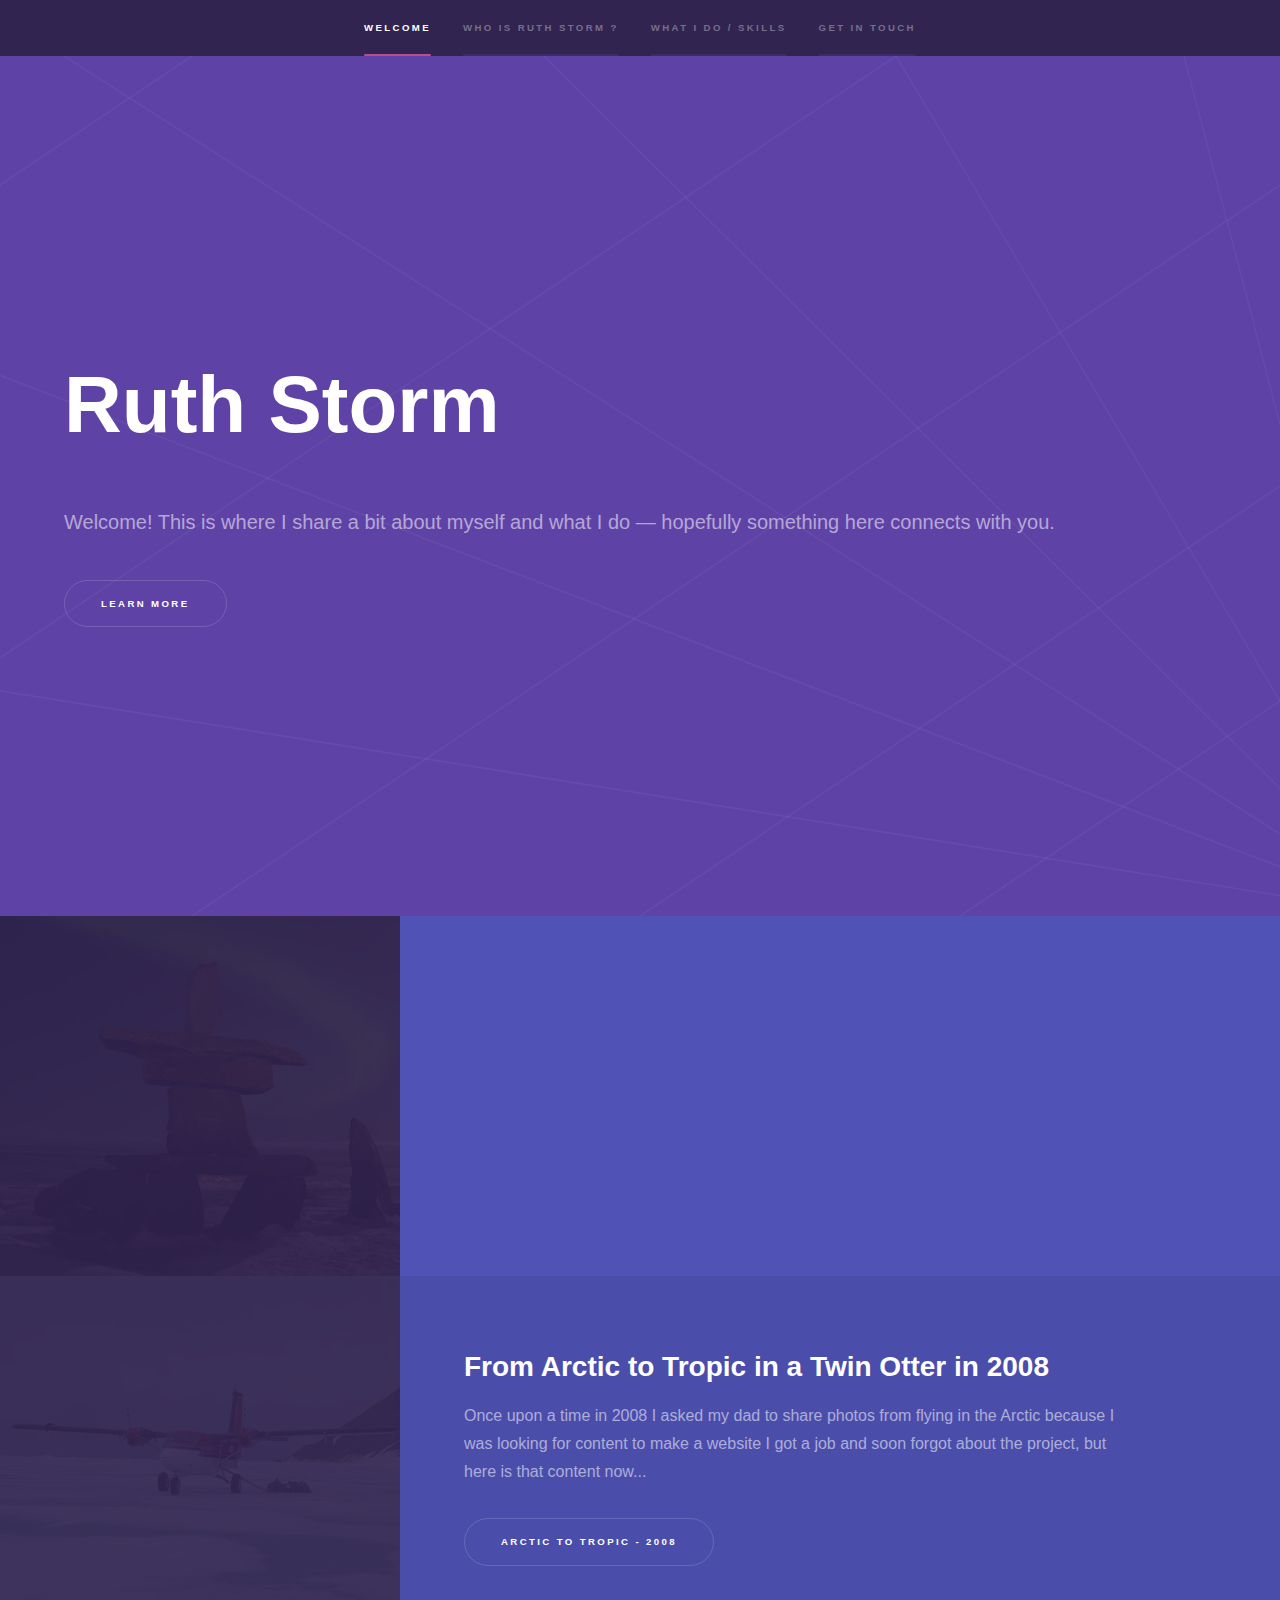
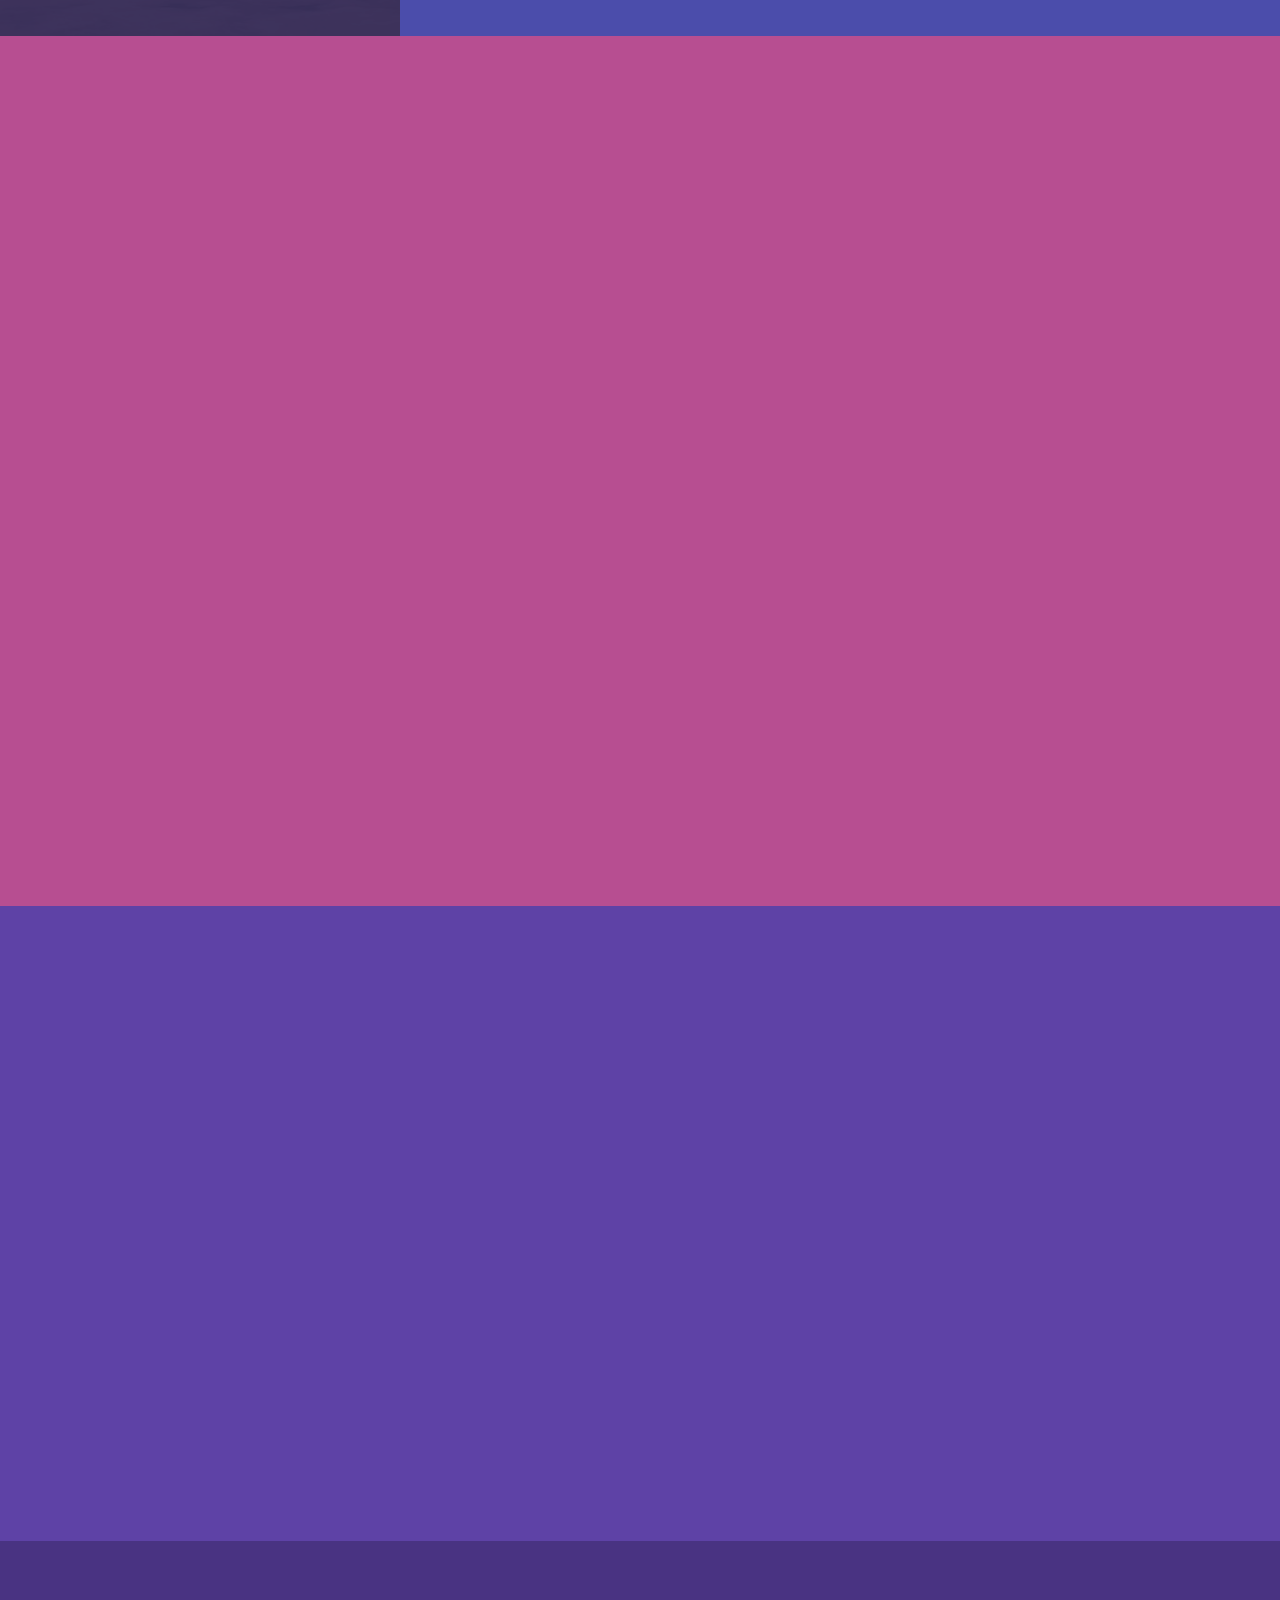
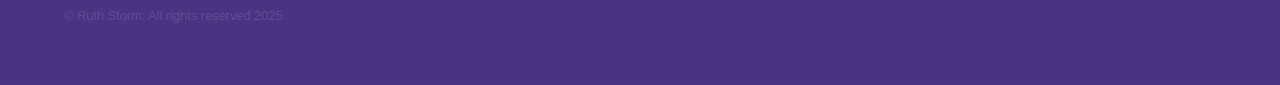
<file: index.html>
<!DOCTYPE HTML>
<html>

<head>
	<title>Ruth Storm</title>
	<meta charset="utf-8" />
	<meta name="viewport" content="width=device-width, initial-scale=1, user-scalable=no" />
	<link rel="apple-touch-icon" sizes="180x180" href="/apple-touch-icon.png">
	<link rel="icon" type="image/png" sizes="32x32" href="/favicon-32x32.png">
	<link rel="icon" type="image/png" sizes="16x16" href="/favicon-16x16.png">
	<!-- Put this inside the <head> -->
	<meta property="og:title" content="Ruth Storm — Portfolio" />
	<meta property="og:description" content="Designer & developer portfolio." />
	<meta property="og:type" content="website" />
	<meta property="og:url" content="https://www.ruthstorm.com" />
	<meta property="og:image" content="https://ruthstorm.com/images/inuksuk_med.jpg" />
	<meta property="og:image:secure_url"
		content="https://ruthstorm.com/images/inuksuk_med.jpg" />
	<meta property="og:image:type" content="image/jpeg" />
	<meta property="og:image:width" content="1254" />
	<meta property="og:image:height" content="836" />
	<meta property="og:image:alt" content="Preview image for Ruth Storm portfolio" />

	<meta name="twitter:card" content="summary_large_image" />
	<meta name="twitter:title" content="Ruth Storm — Portfolio" />
	<meta name="twitter:description" content="Designer & developer portfolio." />
	<meta name="twitter:image" content="https://ruthstorm.com/images/inuksuk_med.jpg" />
	<link rel="manifest" href="/site.webmanifest">
	<link rel="stylesheet" href="assets/css/main.css" />
	<noscript>
		<link rel="stylesheet" href="assets/css/noscript.css" />
	</noscript>
</head>

<body class="is-preload">

	<!-- Sidebar -->
	<section id="sidebar">
		<div class="inner">
			<nav>
				<ul>
					<li><a href="#intro">Welcome</a></li>
					<li><a href="#one">Who is Ruth Storm ?</a></li>
					<li><a href="#two">What I do / Skills</a></li>
					<li><a href="#three">Get in touch</a></li>
				</ul>
			</nav>
		</div>
	</section>

	<!-- Wrapper -->
	<div id="wrapper">

		<!-- Intro -->
		<section id="intro" class="wrapper style1 fullscreen fade-up">
			<div class="inner">
				<h1>Ruth Storm</h1>
				<p>Welcome! This is where I share a bit about myself and what I do — hopefully something here connects
					with you.</p>
				<ul class="actions">
					<li><a href="#one" class="button scrolly">Learn more</a></li>
				</ul>
			</div>
		</section>

		<!-- One -->
		<section id="one" class="wrapper style2 spotlights">
			<section>
				<a href="northern.html" class="image"><img src="images/inuksuk-northern-lights.jpg"
						alt="An Inuksuk under the Northern Lights" data-position="center center" /></a>
				<div class="content">
					<div class="inner">
						<h2>From the Land of The Midnight Sun</h2>
						<p>As a child I always had this eery feeling that I was looking out from the edge of
							civilization and apparently I was.</p>
						<ul class="actions">
							<li><a href="northern.html" class="button">Learn more</a></li>
						</ul>
					</div>

				</div>
			</section>
			<section>
				<a href="https://ruthstorm.github.io/arctic-to-tropic-2008/" class="image"><img
						src="images/2008-06-15_14-38__CoburgIslandIce.jpg" alt="An Inuksuk under the Northern Lights"
						data-position="center center" /></a>
				<div class="content">
					<div class="content">
						<div class="inner">
							<h2>From Arctic to Tropic in a Twin Otter in 2008</h2>
							<p>Once upon a time in 2008 I asked my dad to share photos from flying in the Arctic because
								I was looking for content to make a website I got a job and soon forgot about the
								project, but here is that content now...</p>
							<ul class="actions">
								<li><a href="https://ruthstorm.github.io/arctic-to-tropic-2008/" class="button">Arctic
										to Tropic - 2008</a></li>
							</ul>
						</div>
					</div>
			</section>
		</section>

		<!-- Two -->
		<section id="two" class="wrapper style3 fade-up">
			<div class="inner">
				<h2>What I do / Skills</h2>
				<p>Front-end engineer with 15+ years of experience building responsive, accessible, and user-centered
					applications. Skilled in HTML, CSS, JavaScript, Angular, Node, and Figma, with a focus on
					transforming complex requirements into intuitive interfaces. Known for bridging design and
					engineering—leading teams, creating reusable components, and optimizing performance to elevate user
					experience. Thrives in Agile environments where collaboration and innovation drive impactful
					solutions.</p>
				<div class="features">
					<section>
						<span class="icon solid major fab fa-html5"></span>
						<h3>HTML5</h3>
					</section>
					<section>
						<span class="icon solid major fab fa-css3-alt"></span>
						<h3>CSS3</h3>
					</section>
					<section>
						<span class="icon solid major fab fa-js"></span>
						<h3>JavaScript</h3>
					</section>
					<section>
						<span class="icon solid major fab fa-sass"></span>
						<h3>Sass</h3>
					</section>
					<section>
						<span class="icon major fab fa-figma"></span>
						<h3>Figma</h3>
					</section>
					<section>
						<span class="icon major fab fa-git"></span>
						<h3>git</h3>
					</section>
					<section>
						<span class="icon major fab fa-chrome"></span>
						<h3>Chrome</h3>
					</section>
					<section>
						<span class="icon major fab fa-npm"></span>
						<h3>npm</h3>
					</section>
					<section>
						<span class="icon major fab fa-node"></span>
						<h3>node</h3>
					</section>
					<section>
						<span class="icon major fab fa-github"></span>
						<h3>GitHub</h3>
					</section>
				</div>
			</div>
		</section>

		<!-- Three -->
		<section id="three" class="wrapper style1 fade-up">
			<div class="inner">
				<h2>Get in touch</h2>
				<p>Please feel free to contact me and reach out if you are looking for a Interface Alchemist.</p>
				<div class="split style1">
					<section>
						<form action="https://formspree.io/f/mrblyyqk" method="POST">
							<div class="fields">
								<div class="field half">
									<label for="name">Name</label>
									<input type="text" name="name" id="name" />
								</div>
								<div class="field half">
									<label for="email">Email</label>
									<input type="text" name="email" id="email" />
								</div>
								<div class="field">
									<label for="message">Message</label>
									<textarea name="message" id="message" rows="5"></textarea>
								</div>
							</div>
							<ul class="actions">
								<li><a href="" class="button submit">Send Message</a></li>
							</ul>
						</form>
					</section>
					<section>
						<ul class="contact">
							<li>
								<h3>Address</h3>
								Napa, CA<br />
								USA</span>
							</li>
							<li>
								<h3>Social</h3>
								<ul class="icons">
									<li><a href="https://twitter.com/ruthstorm" class="icon brands fa-twitter"
											target="_blank">
											<span class="label">Twitter</span></a>
									</li>
									<li><a href="https://github.com/ruthstorm" class="icon brands fa-github"
											target="_blank"><span class="label">GitHub</span></a></li>
									<li><a href="https://www.linkedin.com/in/stormruth/" target="_blank"
											class="icon brands fa-linkedin-in"><span class="label">LinkedIn</span></a>
									</li>
								</ul>
							</li>
						</ul>
					</section>
				</div>
			</div>
		</section>

	</div>

	<!-- Footer -->
	<footer id="footer" class="wrapper style1-alt">
		<div class="inner">
			<ul class="menu">
				<li>&copy; Ruth Storm. All rights reserved 2025.</li>
			</ul>
		</div>
	</footer>

	<!-- Scripts -->
	<script src="assets/js/jquery.min.js"></script>
	<script src="assets/js/jquery.scrollex.min.js"></script>
	<script src="assets/js/jquery.scrolly.min.js"></script>
	<script src="assets/js/browser.min.js"></script>
	<script src="assets/js/breakpoints.min.js"></script>
	<script src="assets/js/util.js"></script>
	<script src="assets/js/main.js"></script>

</body>

</html>
</file>
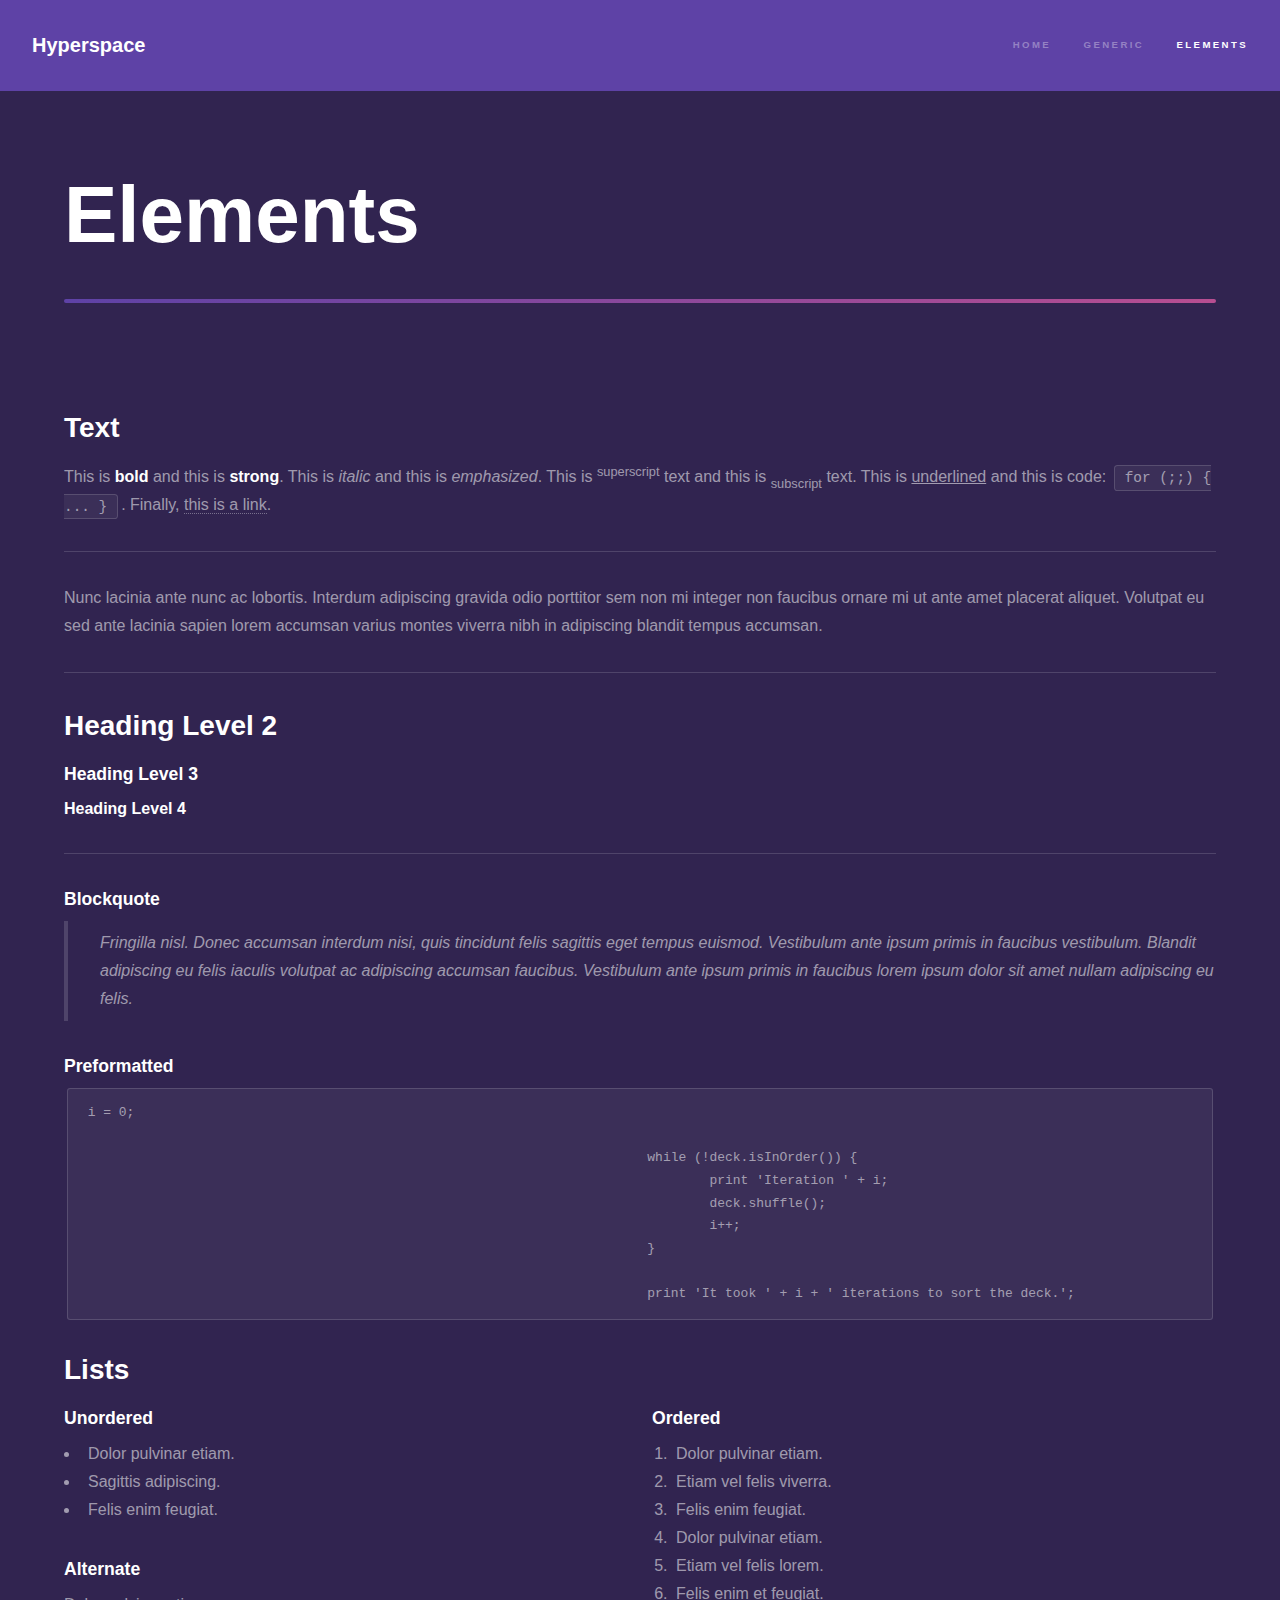
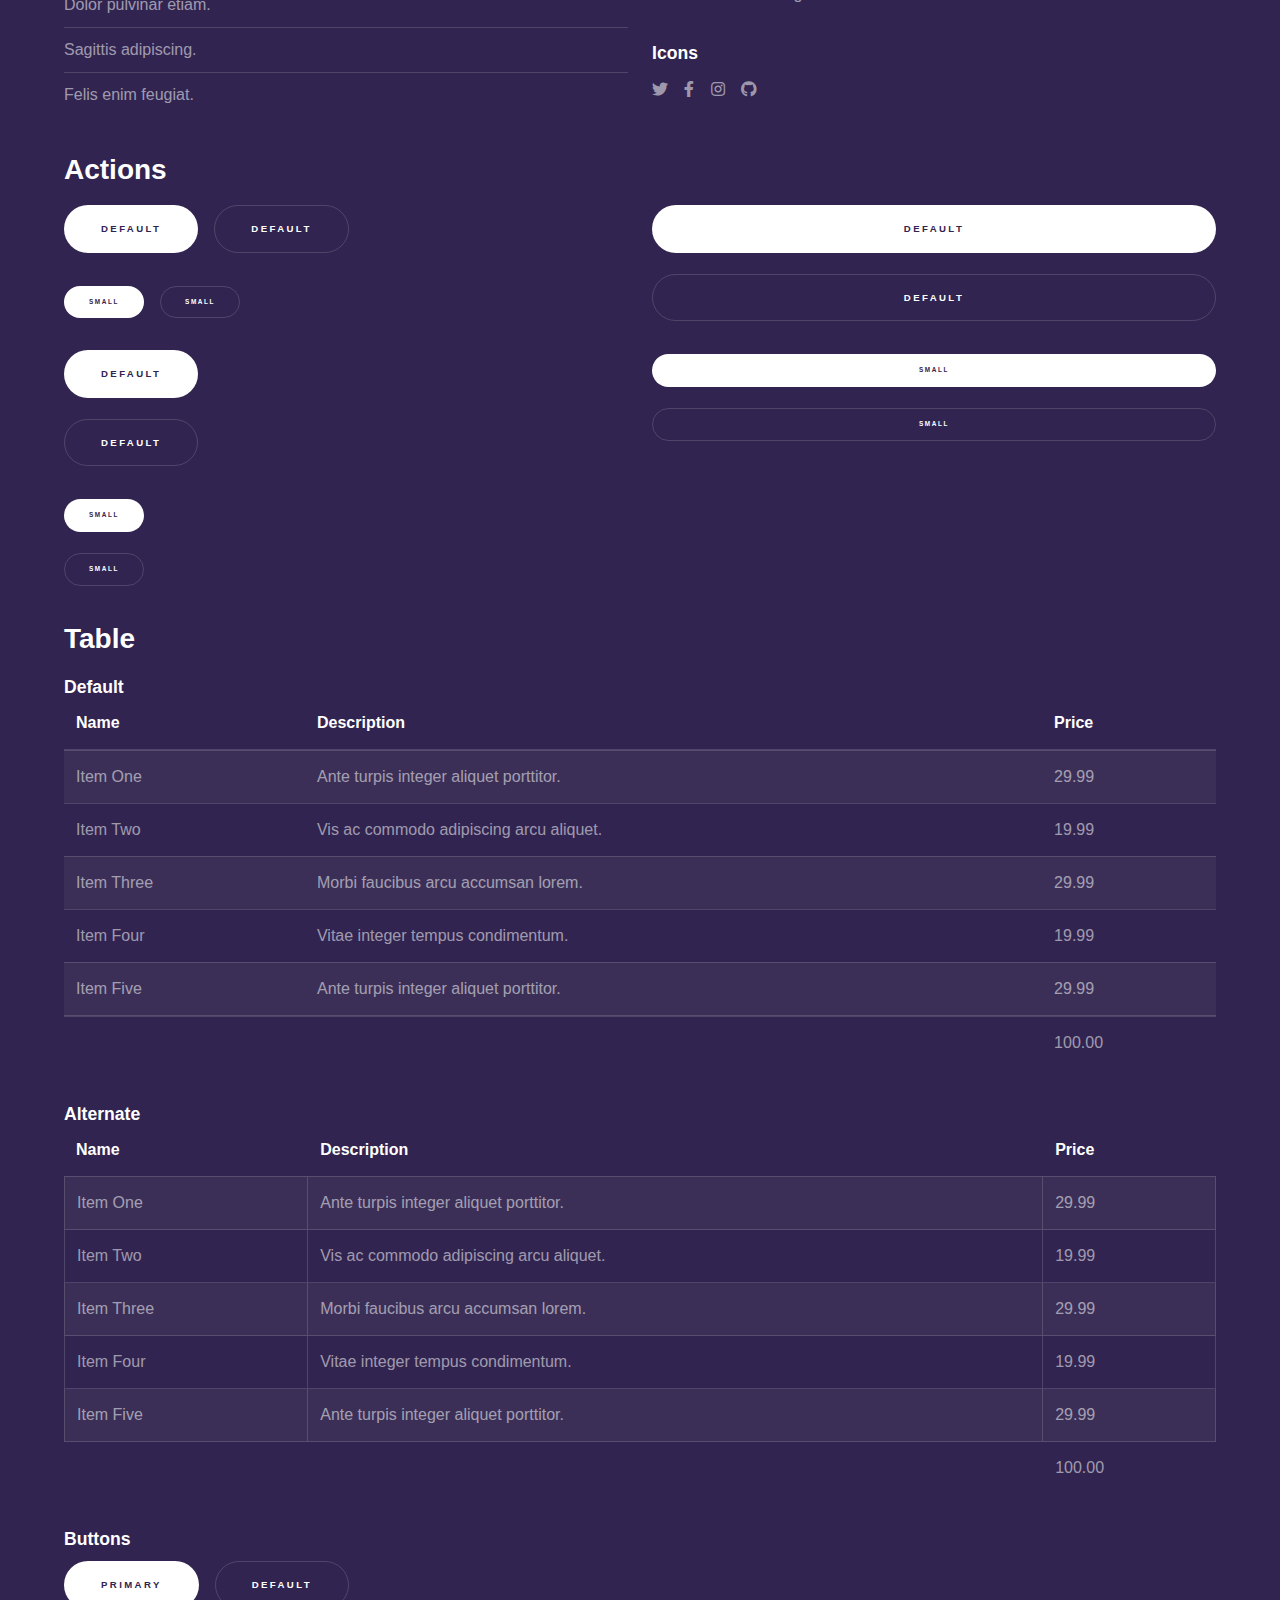
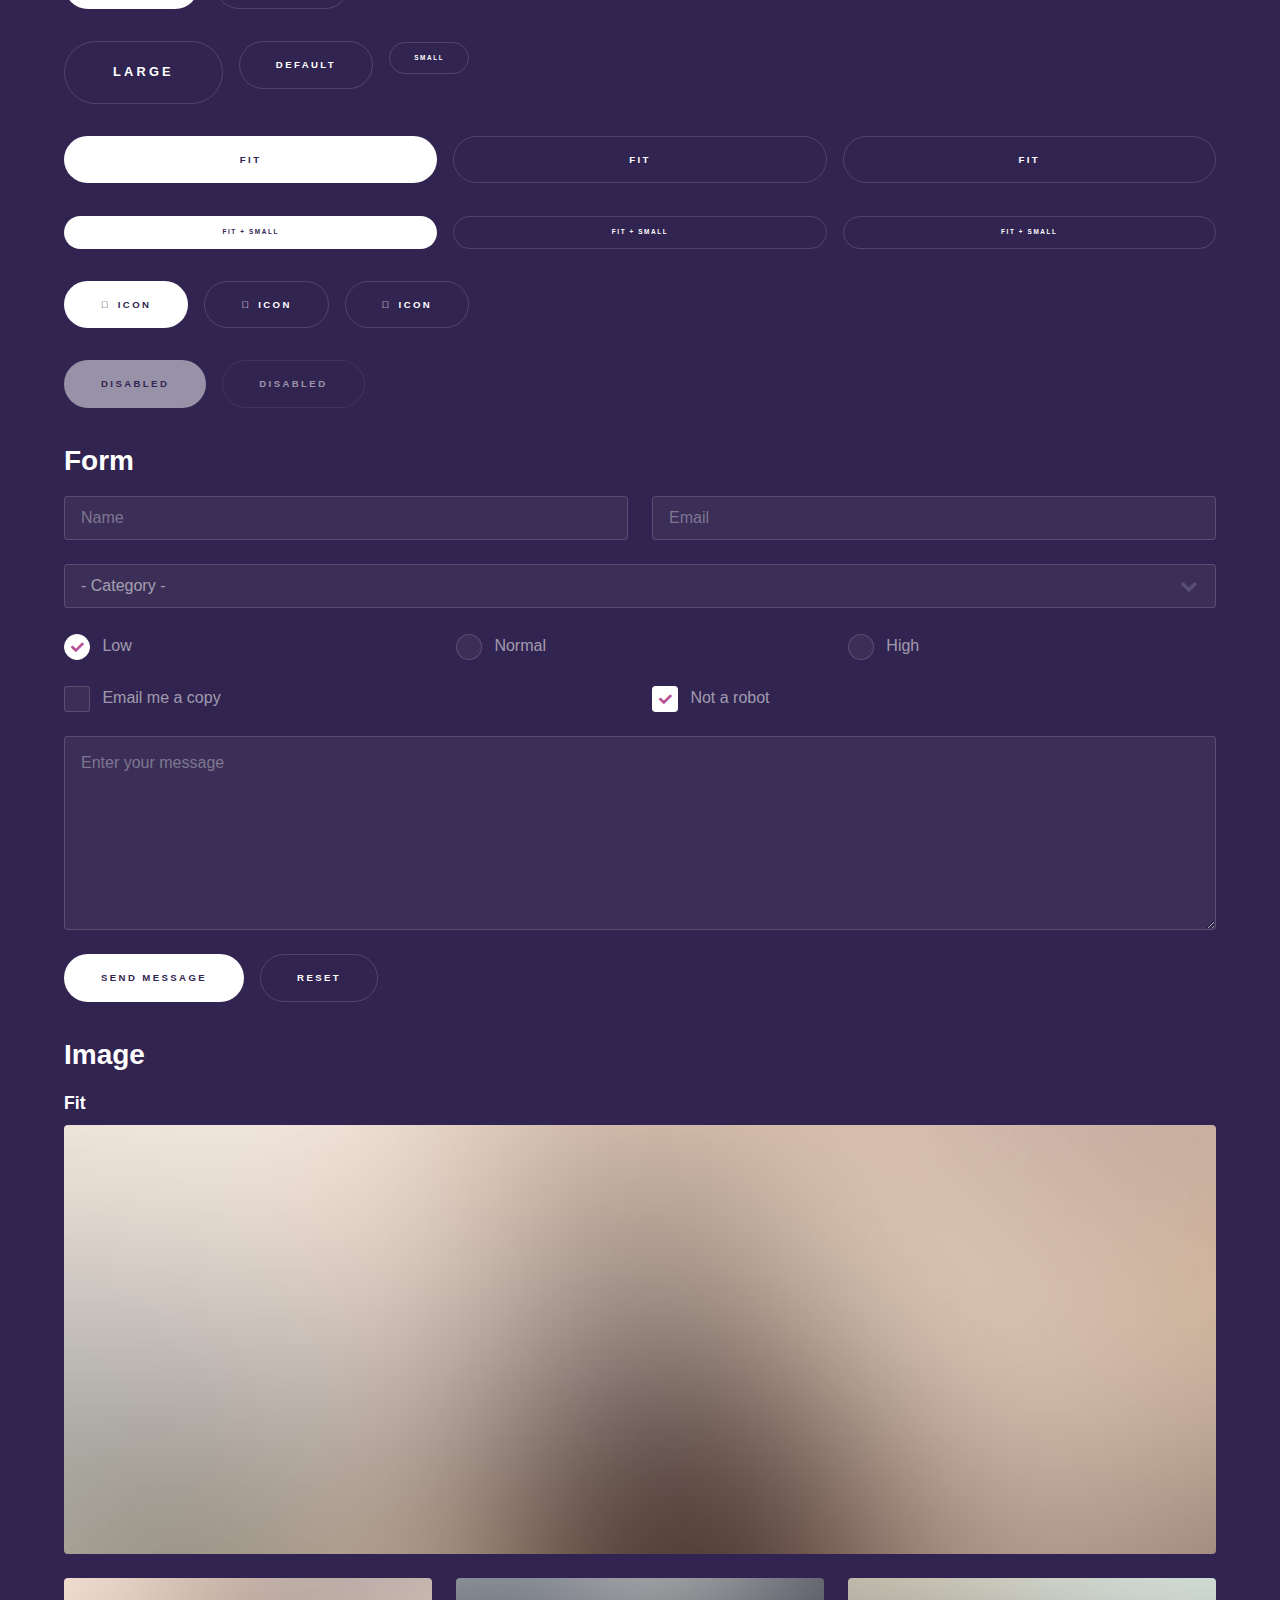
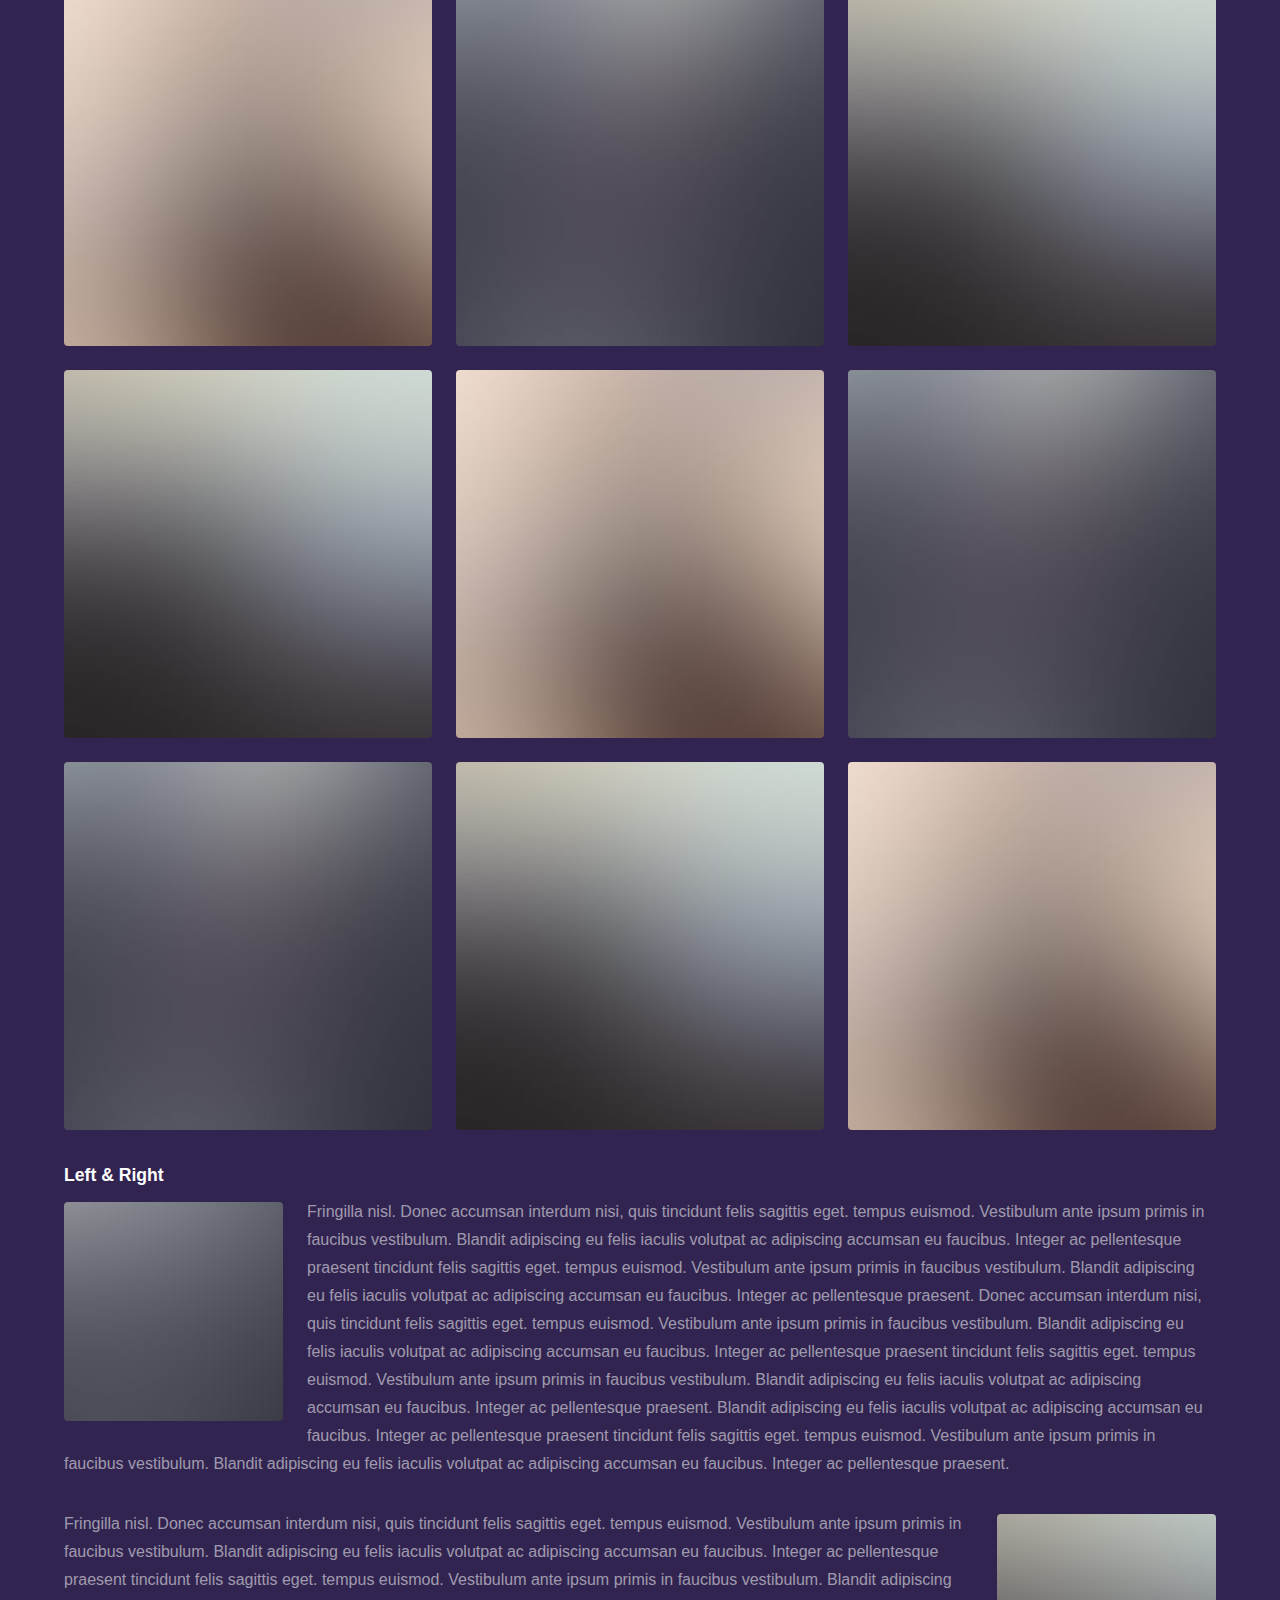
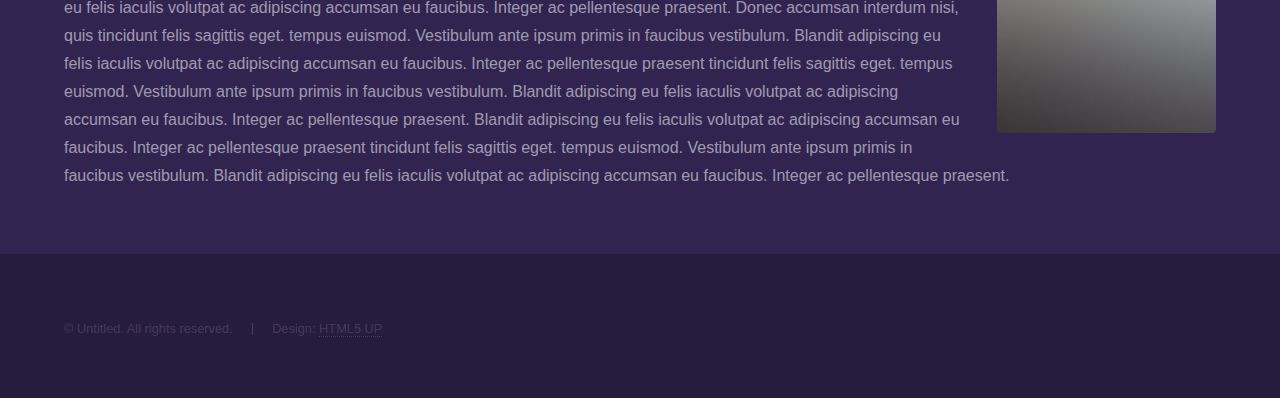
<file: elements.html>
<!DOCTYPE HTML>
<!--
	Hyperspace by HTML5 UP
	html5up.net | @ajlkn
	Free for personal and commercial use under the CCA 3.0 license (html5up.net/license)
-->
<html>
	<head>
		<title>Elements - Hyperspace by HTML5 UP</title>
		<meta charset="utf-8" />
		<meta name="viewport" content="width=device-width, initial-scale=1, user-scalable=no" />
		<link rel="stylesheet" href="assets/css/main.css" />
		<noscript><link rel="stylesheet" href="assets/css/noscript.css" /></noscript>
	</head>
	<body class="is-preload">

		<!-- Header -->
			<header id="header">
				<a href="index.html" class="title">Hyperspace</a>
				<nav>
					<ul>
						<li><a href="index.html">Home</a></li>
						<li><a href="generic.html">Generic</a></li>
						<li><a href="elements.html"  class="active">Elements</a></li>
					</ul>
				</nav>
			</header>

		<!-- Wrapper -->
			<div id="wrapper">

				<!-- Main -->
					<section id="main" class="wrapper">
						<div class="inner">
							<h1 class="major">Elements</h1>

							<!-- Text -->
								<section>
									<h2>Text</h2>
									<p>This is <b>bold</b> and this is <strong>strong</strong>. This is <i>italic</i> and this is <em>emphasized</em>.
									This is <sup>superscript</sup> text and this is <sub>subscript</sub> text.
									This is <u>underlined</u> and this is code: <code>for (;;) { ... }</code>. Finally, <a href="#">this is a link</a>.</p>
									<hr />
									<p>Nunc lacinia ante nunc ac lobortis. Interdum adipiscing gravida odio porttitor sem non mi integer non faucibus ornare mi ut ante amet placerat aliquet. Volutpat eu sed ante lacinia sapien lorem accumsan varius montes viverra nibh in adipiscing blandit tempus accumsan.</p>
									<hr />
									<h2>Heading Level 2</h2>
									<h3>Heading Level 3</h3>
									<h4>Heading Level 4</h4>
									<hr />
									<h3>Blockquote</h3>
									<blockquote>Fringilla nisl. Donec accumsan interdum nisi, quis tincidunt felis sagittis eget tempus euismod. Vestibulum ante ipsum primis in faucibus vestibulum. Blandit adipiscing eu felis iaculis volutpat ac adipiscing accumsan faucibus. Vestibulum ante ipsum primis in faucibus lorem ipsum dolor sit amet nullam adipiscing eu felis.</blockquote>
									<h3>Preformatted</h3>
									<pre><code>i = 0;

									while (!deck.isInOrder()) {
										print 'Iteration ' + i;
										deck.shuffle();
										i++;
									}

									print 'It took ' + i + ' iterations to sort the deck.';</code></pre>
								</section>

							<!-- Lists -->
								<section>
									<h2>Lists</h2>
									<div class="row">
										<div class="col-6 col-12-medium">
											<h3>Unordered</h3>
											<ul>
												<li>Dolor pulvinar etiam.</li>
												<li>Sagittis adipiscing.</li>
												<li>Felis enim feugiat.</li>
											</ul>
											<h3>Alternate</h3>
											<ul class="alt">
												<li>Dolor pulvinar etiam.</li>
												<li>Sagittis adipiscing.</li>
												<li>Felis enim feugiat.</li>
											</ul>
										</div>
										<div class="col-6 col-12-medium">
											<h3>Ordered</h3>
											<ol>
												<li>Dolor pulvinar etiam.</li>
												<li>Etiam vel felis viverra.</li>
												<li>Felis enim feugiat.</li>
												<li>Dolor pulvinar etiam.</li>
												<li>Etiam vel felis lorem.</li>
												<li>Felis enim et feugiat.</li>
											</ol>
											<h3>Icons</h3>
											<ul class="icons">
												<li><a href="#" class="icon brands fa-twitter"><span class="label">Twitter</span></a></li>
												<li><a href="#" class="icon brands fa-facebook-f"><span class="label">Facebook</span></a></li>
												<li><a href="#" class="icon brands fa-instagram"><span class="label">Instagram</span></a></li>
												<li><a href="#" class="icon brands fa-github"><span class="label">Github</span></a></li>
											</ul>
										</div>
									</div>
									<h2>Actions</h2>
									<div class="row">
										<div class="col-6 col-12-medium">
											<ul class="actions">
												<li><a href="#" class="button primary">Default</a></li>
												<li><a href="#" class="button">Default</a></li>
											</ul>
											<ul class="actions small">
												<li><a href="#" class="button primary small">Small</a></li>
												<li><a href="#" class="button small">Small</a></li>
											</ul>
											<ul class="actions stacked">
												<li><a href="#" class="button primary">Default</a></li>
												<li><a href="#" class="button">Default</a></li>
											</ul>
											<ul class="actions stacked">
												<li><a href="#" class="button primary small">Small</a></li>
												<li><a href="#" class="button small">Small</a></li>
											</ul>
										</div>
										<div class="col-6 col-12-medium">
											<ul class="actions stacked">
												<li><a href="#" class="button primary fit">Default</a></li>
												<li><a href="#" class="button fit">Default</a></li>
											</ul>
											<ul class="actions stacked">
												<li><a href="#" class="button primary small fit">Small</a></li>
												<li><a href="#" class="button small fit">Small</a></li>
											</ul>
										</div>
									</div>
								</section>

							<!-- Table -->
								<section>
									<h2>Table</h2>
									<h3>Default</h3>
									<div class="table-wrapper">
										<table>
											<thead>
												<tr>
													<th>Name</th>
													<th>Description</th>
													<th>Price</th>
												</tr>
											</thead>
											<tbody>
												<tr>
													<td>Item One</td>
													<td>Ante turpis integer aliquet porttitor.</td>
													<td>29.99</td>
												</tr>
												<tr>
													<td>Item Two</td>
													<td>Vis ac commodo adipiscing arcu aliquet.</td>
													<td>19.99</td>
												</tr>
												<tr>
													<td>Item Three</td>
													<td> Morbi faucibus arcu accumsan lorem.</td>
													<td>29.99</td>
												</tr>
												<tr>
													<td>Item Four</td>
													<td>Vitae integer tempus condimentum.</td>
													<td>19.99</td>
												</tr>
												<tr>
													<td>Item Five</td>
													<td>Ante turpis integer aliquet porttitor.</td>
													<td>29.99</td>
												</tr>
											</tbody>
											<tfoot>
												<tr>
													<td colspan="2"></td>
													<td>100.00</td>
												</tr>
											</tfoot>
										</table>
									</div>

									<h3>Alternate</h3>
									<div class="table-wrapper">
										<table class="alt">
											<thead>
												<tr>
													<th>Name</th>
													<th>Description</th>
													<th>Price</th>
												</tr>
											</thead>
											<tbody>
												<tr>
													<td>Item One</td>
													<td>Ante turpis integer aliquet porttitor.</td>
													<td>29.99</td>
												</tr>
												<tr>
													<td>Item Two</td>
													<td>Vis ac commodo adipiscing arcu aliquet.</td>
													<td>19.99</td>
												</tr>
												<tr>
													<td>Item Three</td>
													<td> Morbi faucibus arcu accumsan lorem.</td>
													<td>29.99</td>
												</tr>
												<tr>
													<td>Item Four</td>
													<td>Vitae integer tempus condimentum.</td>
													<td>19.99</td>
												</tr>
												<tr>
													<td>Item Five</td>
													<td>Ante turpis integer aliquet porttitor.</td>
													<td>29.99</td>
												</tr>
											</tbody>
											<tfoot>
												<tr>
													<td colspan="2"></td>
													<td>100.00</td>
												</tr>
											</tfoot>
										</table>
									</div>
								</section>

							<!-- Buttons -->
								<section>
									<h3>Buttons</h3>
									<ul class="actions">
										<li><a href="#" class="button primary">Primary</a></li>
										<li><a href="#" class="button">Default</a></li>
									</ul>
									<ul class="actions">
										<li><a href="#" class="button large">Large</a></li>
										<li><a href="#" class="button">Default</a></li>
										<li><a href="#" class="button small">Small</a></li>
									</ul>
									<ul class="actions fit">
										<li><a href="#" class="button primary fit">Fit</a></li>
										<li><a href="#" class="button fit">Fit</a></li>
										<li><a href="#" class="button fit">Fit</a></li>
									</ul>
									<ul class="actions fit small">
										<li><a href="#" class="button primary fit small">Fit + Small</a></li>
										<li><a href="#" class="button fit small">Fit + Small</a></li>
										<li><a href="#" class="button fit small">Fit + Small</a></li>
									</ul>
									<ul class="actions">
										<li><a href="#" class="button primary icon solid fa-download">Icon</a></li>
										<li><a href="#" class="button icon solid fa-upload">Icon</a></li>
										<li><a href="#" class="button icon solid fa-save">Icon</a></li>
									</ul>
									<ul class="actions">
										<li><span class="button primary disabled">Disabled</span></li>
										<li><span class="button disabled">Disabled</span></li>
									</ul>
								</section>

							<!-- Form -->
								<section>
									<h2>Form</h2>
									<form method="post" action="#">
										<div class="row gtr-uniform">
											<div class="col-6 col-12-xsmall">
												<input type="text" name="demo-name" id="demo-name" value="" placeholder="Name" />
											</div>
											<div class="col-6 col-12-xsmall">
												<input type="email" name="demo-email" id="demo-email" value="" placeholder="Email" />
											</div>
											<div class="col-12">
												<select name="demo-category" id="demo-category">
													<option value="">- Category -</option>
													<option value="1">Manufacturing</option>
													<option value="1">Shipping</option>
													<option value="1">Administration</option>
													<option value="1">Human Resources</option>
												</select>
											</div>
											<div class="col-4 col-12-small">
												<input type="radio" id="demo-priority-low" name="demo-priority" checked>
												<label for="demo-priority-low">Low</label>
											</div>
											<div class="col-4 col-12-small">
												<input type="radio" id="demo-priority-normal" name="demo-priority">
												<label for="demo-priority-normal">Normal</label>
											</div>
											<div class="col-4 col-12-small">
												<input type="radio" id="demo-priority-high" name="demo-priority">
												<label for="demo-priority-high">High</label>
											</div>
											<div class="col-6 col-12-small">
												<input type="checkbox" id="demo-copy" name="demo-copy">
												<label for="demo-copy">Email me a copy</label>
											</div>
											<div class="col-6 col-12-small">
												<input type="checkbox" id="demo-human" name="demo-human" checked>
												<label for="demo-human">Not a robot</label>
											</div>
											<div class="col-12">
												<textarea name="demo-message" id="demo-message" placeholder="Enter your message" rows="6"></textarea>
											</div>
											<div class="col-12">
												<ul class="actions">
													<li><input type="submit" value="Send Message" class="primary" /></li>
													<li><input type="reset" value="Reset" /></li>
												</ul>
											</div>
										</div>
									</form>
								</section>

							<!-- Image -->
								<section>
									<h2>Image</h2>
									<h3>Fit</h3>
									<div class="box alt">
										<div class="row gtr-uniform">
											<div class="col-12"><span class="image fit"><img src="images/pic04.jpg" alt="" /></span></div>
											<div class="col-4"><span class="image fit"><img src="images/pic01.jpg" alt="" /></span></div>
											<div class="col-4"><span class="image fit"><img src="images/pic02.jpg" alt="" /></span></div>
											<div class="col-4"><span class="image fit"><img src="images/pic03.jpg" alt="" /></span></div>
											<div class="col-4"><span class="image fit"><img src="images/pic03.jpg" alt="" /></span></div>
											<div class="col-4"><span class="image fit"><img src="images/pic01.jpg" alt="" /></span></div>
											<div class="col-4"><span class="image fit"><img src="images/pic02.jpg" alt="" /></span></div>
											<div class="col-4"><span class="image fit"><img src="images/pic02.jpg" alt="" /></span></div>
											<div class="col-4"><span class="image fit"><img src="images/pic03.jpg" alt="" /></span></div>
											<div class="col-4"><span class="image fit"><img src="images/pic01.jpg" alt="" /></span></div>
										</div>
									</div>
									<h3>Left &amp; Right</h3>
									<p><span class="image left"><img src="images/pic05.jpg" alt="" /></span>Fringilla nisl. Donec accumsan interdum nisi, quis tincidunt felis sagittis eget. tempus euismod. Vestibulum ante ipsum primis in faucibus vestibulum. Blandit adipiscing eu felis iaculis volutpat ac adipiscing accumsan eu faucibus. Integer ac pellentesque praesent tincidunt felis sagittis eget. tempus euismod. Vestibulum ante ipsum primis in faucibus vestibulum. Blandit adipiscing eu felis iaculis volutpat ac adipiscing accumsan eu faucibus. Integer ac pellentesque praesent. Donec accumsan interdum nisi, quis tincidunt felis sagittis eget. tempus euismod. Vestibulum ante ipsum primis in faucibus vestibulum. Blandit adipiscing eu felis iaculis volutpat ac adipiscing accumsan eu faucibus. Integer ac pellentesque praesent tincidunt felis sagittis eget. tempus euismod. Vestibulum ante ipsum primis in faucibus vestibulum. Blandit adipiscing eu felis iaculis volutpat ac adipiscing accumsan eu faucibus. Integer ac pellentesque praesent. Blandit adipiscing eu felis iaculis volutpat ac adipiscing accumsan eu faucibus. Integer ac pellentesque praesent tincidunt felis sagittis eget. tempus euismod. Vestibulum ante ipsum primis in faucibus vestibulum. Blandit adipiscing eu felis iaculis volutpat ac adipiscing accumsan eu faucibus. Integer ac pellentesque praesent.</p>
									<p><span class="image right"><img src="images/pic06.jpg" alt="" /></span>Fringilla nisl. Donec accumsan interdum nisi, quis tincidunt felis sagittis eget. tempus euismod. Vestibulum ante ipsum primis in faucibus vestibulum. Blandit adipiscing eu felis iaculis volutpat ac adipiscing accumsan eu faucibus. Integer ac pellentesque praesent tincidunt felis sagittis eget. tempus euismod. Vestibulum ante ipsum primis in faucibus vestibulum. Blandit adipiscing eu felis iaculis volutpat ac adipiscing accumsan eu faucibus. Integer ac pellentesque praesent. Donec accumsan interdum nisi, quis tincidunt felis sagittis eget. tempus euismod. Vestibulum ante ipsum primis in faucibus vestibulum. Blandit adipiscing eu felis iaculis volutpat ac adipiscing accumsan eu faucibus. Integer ac pellentesque praesent tincidunt felis sagittis eget. tempus euismod. Vestibulum ante ipsum primis in faucibus vestibulum. Blandit adipiscing eu felis iaculis volutpat ac adipiscing accumsan eu faucibus. Integer ac pellentesque praesent. Blandit adipiscing eu felis iaculis volutpat ac adipiscing accumsan eu faucibus. Integer ac pellentesque praesent tincidunt felis sagittis eget. tempus euismod. Vestibulum ante ipsum primis in faucibus vestibulum. Blandit adipiscing eu felis iaculis volutpat ac adipiscing accumsan eu faucibus. Integer ac pellentesque praesent.</p>
								</section>

						</div>
					</section>

			</div>

		<!-- Footer -->
			<footer id="footer" class="wrapper alt">
				<div class="inner">
					<ul class="menu">
						<li>&copy; Untitled. All rights reserved.</li><li>Design: <a href="http://html5up.net">HTML5 UP</a></li>
					</ul>
				</div>
			</footer>

		<!-- Scripts -->
			<script src="assets/js/jquery.min.js"></script>
			<script src="assets/js/jquery.scrollex.min.js"></script>
			<script src="assets/js/jquery.scrolly.min.js"></script>
			<script src="assets/js/browser.min.js"></script>
			<script src="assets/js/breakpoints.min.js"></script>
			<script src="assets/js/util.js"></script>
			<script src="assets/js/main.js"></script>

	</body>
</html>
</file>
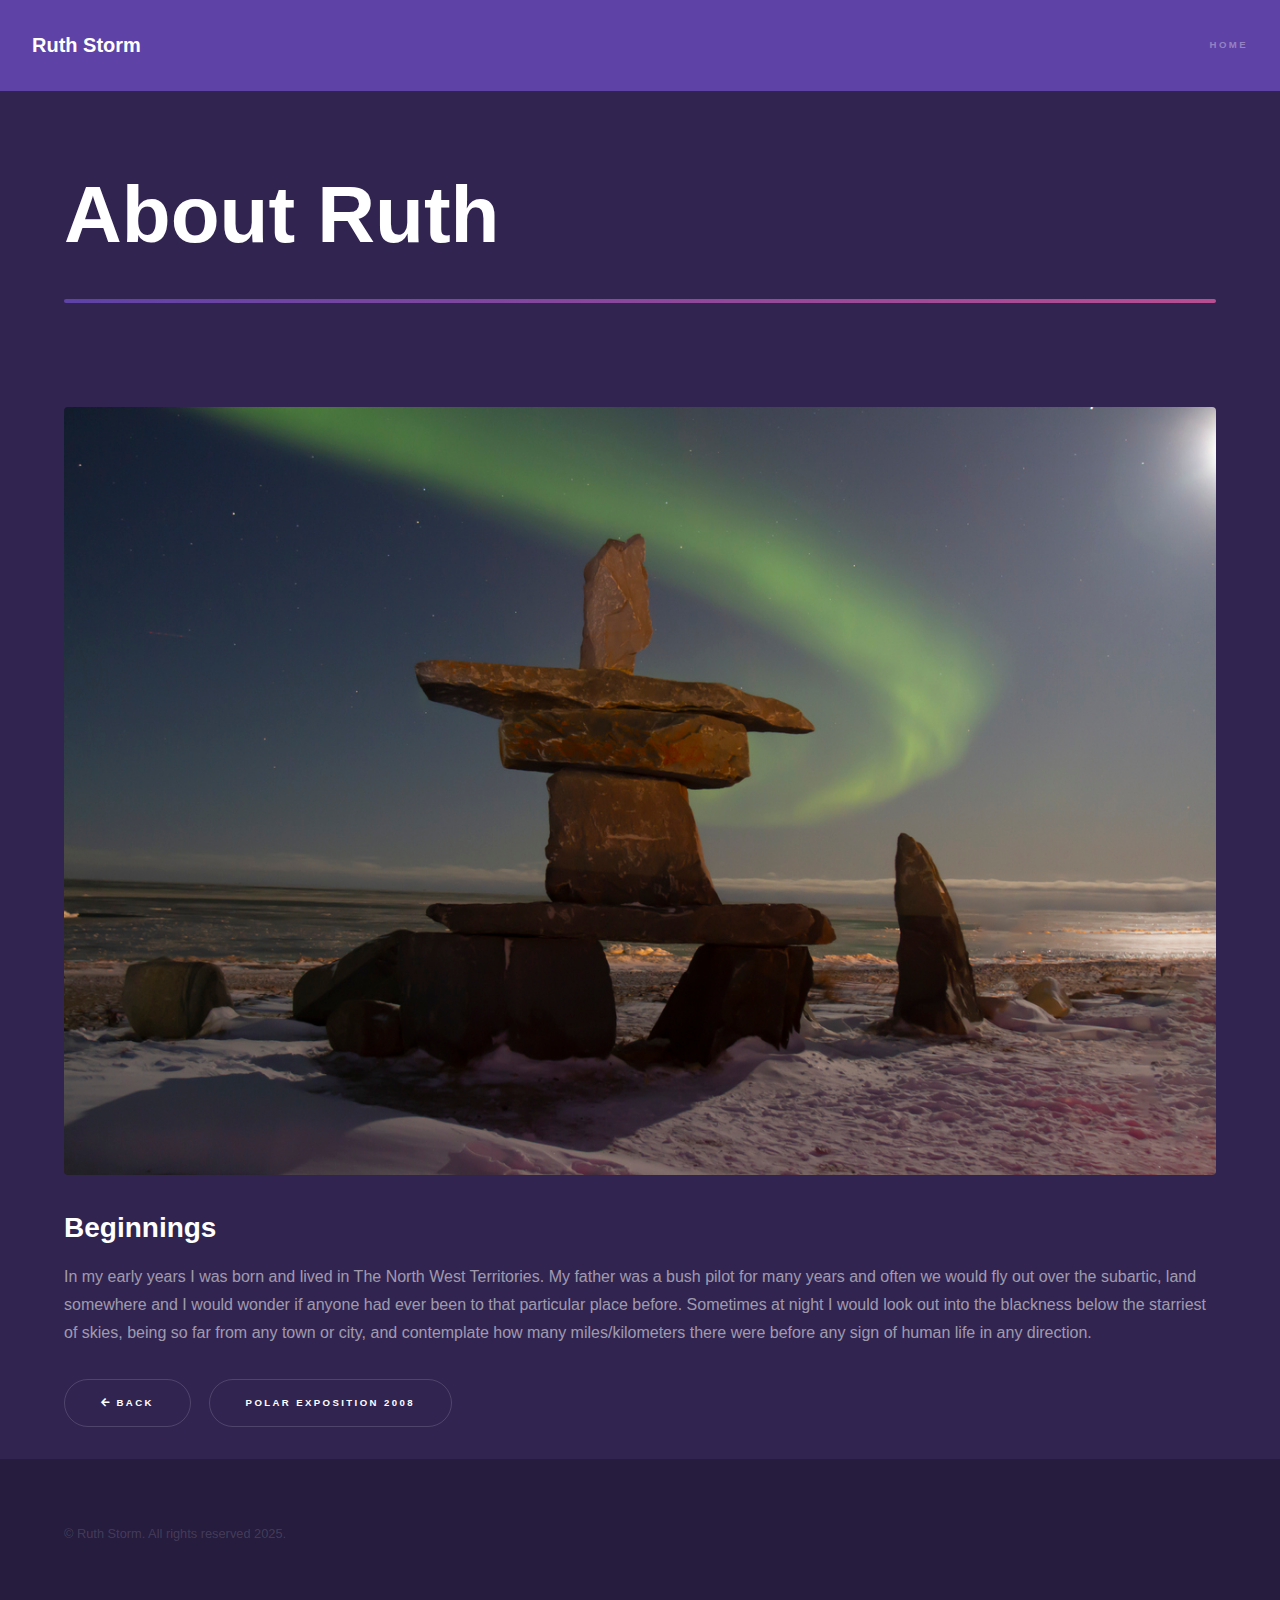
<file: norhern.html>
<!DOCTYPE HTML>
<html>
	<head>
		<title>Ruth Storm - About</title>
		<meta charset="utf-8" />
		<meta name="viewport" content="width=device-width, initial-scale=1, user-scalable=no" />
		<link rel="stylesheet" href="assets/css/main.css" />
		<noscript><link rel="stylesheet" href="assets/css/noscript.css" /></noscript>
	</head>
	<body class="is-preload">

		<!-- Header -->
			<header id="header">
				<a href="index.html" class="title">Ruth Storm</a>
				<nav>
					<ul>
						<li><a href="index.html">Home</a></li>
					</ul>
				</nav>
			</header>

		<!-- Wrapper -->
			<div id="wrapper">

				<!-- Main -->
					<section id="main" class="wrapper">
						<div class="inner">
							<h1 class="major">About Ruth</h1>
							<span class="image fit"><img src="images/inuksuk_med.jpg" alt="An inuksuk under the Northern Lights" /></span>
							<h2>Beginnings</h2>
							<p>In my early years I was born and lived in The North West Territories. My father was a bush pilot for many years and often we would fly out over the subartic, land somewhere and I would wonder if anyone had ever been to that particular place before. Sometimes at night I would look out into the blackness below the starriest of skies, being so far from any town or city, and contemplate how many miles/kilometers there were before any sign of human life in any direction.</p>
							<a href="index.html" class="button"><i class="fa fa-arrow-left"></i> Back</a>&nbsp; &nbsp;
							<!-- My Dad at work in 2008 from the Polar to the Equatorial Regions -->
							<a href="https://ruthstorm.github.io/polar/" class="button">Polar Exposition 2008</a>
						</div>
					</section>

			</div>

		<!-- Footer -->
			<footer id="footer" class="wrapper alt">
				<div class="inner">
					<ul class="menu">
						<li>&copy; Ruth Storm. All rights reserved 2025.</li>
					</ul>
				</div>
			</footer>

		<!-- Scripts -->
			<script src="assets/js/jquery.min.js"></script>
			<script src="assets/js/jquery.scrollex.min.js"></script>
			<script src="assets/js/jquery.scrolly.min.js"></script>
			<script src="assets/js/browser.min.js"></script>
			<script src="assets/js/breakpoints.min.js"></script>
			<script src="assets/js/util.js"></script>
			<script src="assets/js/main.js"></script>

	</body>
</html>
</file>
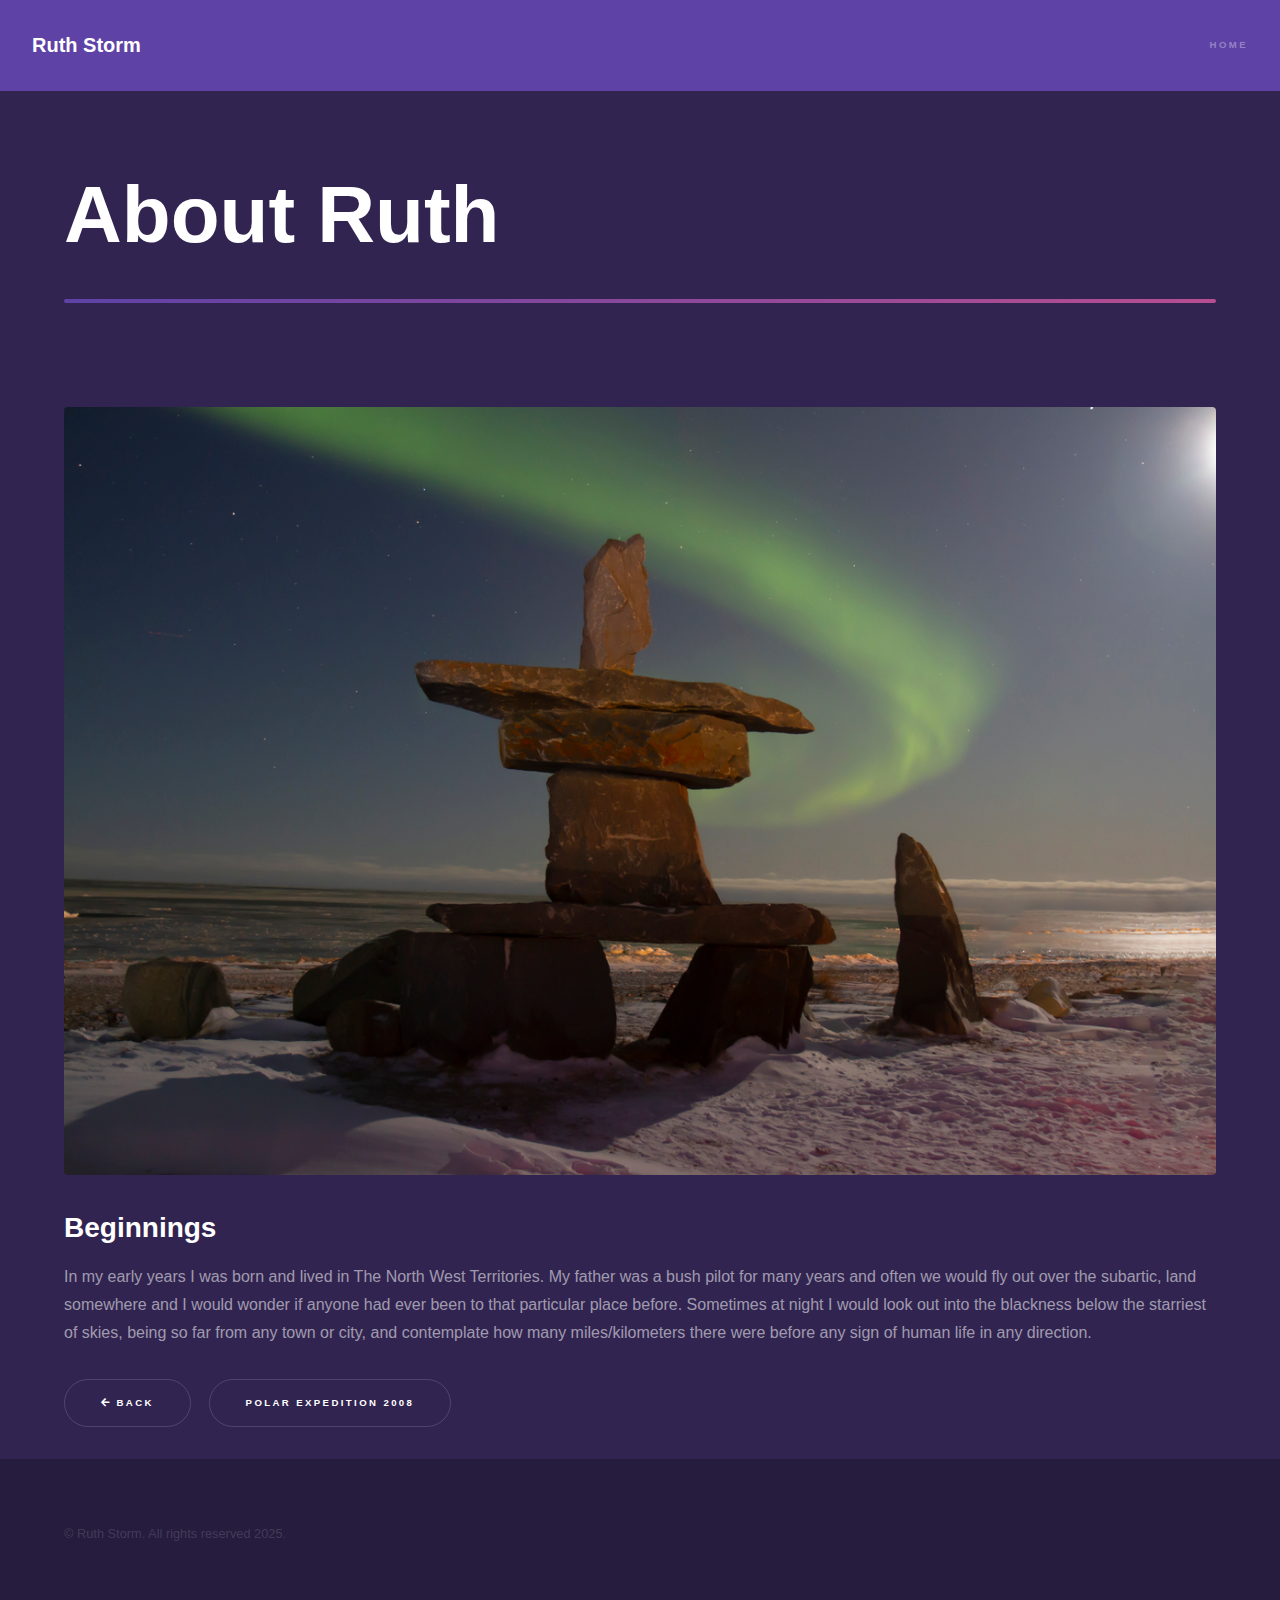
<file: northern.html>
<!DOCTYPE HTML>
<html>
	<head>
		<title>Ruth Storm - About</title>
		<meta charset="utf-8" />
		<meta name="viewport" content="width=device-width, initial-scale=1, user-scalable=no" />
		<link rel="icon" type="image/png" href="favicon_inuksuk.png">
		<link rel="stylesheet" href="assets/css/main.css" />
		<noscript><link rel="stylesheet" href="assets/css/noscript.css" /></noscript>
	</head>
	<body class="is-preload">

		<!-- Header -->
			<header id="header">
				<a href="index.html" class="title">Ruth Storm</a>
				<nav>
					<ul>
						<li><a href="index.html">Home</a></li>
					</ul>
				</nav>
			</header>

		<!-- Wrapper -->
			<div id="wrapper">

				<!-- Main -->
					<section id="main" class="wrapper">
						<div class="inner">
							<h1 class="major">About Ruth</h1>
							<span class="image fit"><img src="images/inuksuk_med.jpg" alt="An inuksuk under the Northern Lights" /></span>
							<h2>Beginnings</h2>
							<p>In my early years I was born and lived in The North West Territories. My father was a bush pilot for many years and often we would fly out over the subartic, land somewhere and I would wonder if anyone had ever been to that particular place before. Sometimes at night I would look out into the blackness below the starriest of skies, being so far from any town or city, and contemplate how many miles/kilometers there were before any sign of human life in any direction.</p>
							<a href="index.html" class="button"><i class="fa fa-arrow-left"></i> Back</a>&nbsp; &nbsp;
							<!-- My Dad at work in 2008 from the Polar to the Equatorial Regions -->
							<a href="https://ruthstorm.github.io/polar-expedition-2008/" class="button">Polar Expedition 2008</a>
						</div>
					</section>

			</div>

		<!-- Footer -->
			<footer id="footer" class="wrapper alt">
				<div class="inner">
					<ul class="menu">
						<li>&copy; Ruth Storm. All rights reserved 2025.</li>
					</ul>
				</div>
			</footer>

		<!-- Scripts -->
			<script src="assets/js/jquery.min.js"></script>
			<script src="assets/js/jquery.scrollex.min.js"></script>
			<script src="assets/js/jquery.scrolly.min.js"></script>
			<script src="assets/js/browser.min.js"></script>
			<script src="assets/js/breakpoints.min.js"></script>
			<script src="assets/js/util.js"></script>
			<script src="assets/js/main.js"></script>

	</body>
</html>
</file>
<file: assets/css/noscript.css>
/* Spotlights */

	.spotlights > section > .image:before {
		opacity: 0 !important;
	}

	.spotlights > section > .content > .inner {
		-moz-transform: none !important;
		-webkit-transform: none !important;
		-ms-transform: none !important;
		transform: none !important;
		opacity: 1 !important;
	}

/* Wrapper */

	.wrapper > .inner {
		opacity: 1 !important;
		-moz-transform: none !important;
		-webkit-transform: none !important;
		-ms-transform: none !important;
		transform: none !important;
	}

/* Sidebar */

	#sidebar > .inner {
		opacity: 1 !important;
	}

	#sidebar nav > ul > li {
		-moz-transform: none !important;
		-webkit-transform: none !important;
		-ms-transform: none !important;
		transform: none !important;
		opacity: 1 !important;
	}
</file>
<file: assets/css/main.css>
@import url(fontawesome-all.min.css);

/*
	Hyperspace by HTML5 UP
	html5up.net | @ajlkn
	Free for personal and commercial use under the CCA 3.0 license (html5up.net/license)
*/

html, body, div, span, applet, object,
iframe, h1, h2, h3, h4, h5, h6, p, blockquote,
pre, a, abbr, acronym, address, big, cite,
code, del, dfn, em, img, ins, kbd, q, s, samp,
small, strike, strong, sub, sup, tt, var, b,
u, i, center, dl, dt, dd, ol, ul, li, fieldset,
form, label, legend, table, caption, tbody,
tfoot, thead, tr, th, td, article, aside,
canvas, details, embed, figure, figcaption,
footer, header, hgroup, menu, nav, output, ruby,
section, summary, time, mark, audio, video {
	margin: 0;
	padding: 0;
	border: 0;
	font-size: 100%;
	font: inherit;
	vertical-align: baseline;}

article, aside, details, figcaption, figure,
footer, header, hgroup, menu, nav, section {
	display: block;}

body {
	line-height: 1;
}

ol, ul {
	list-style: none;
}

blockquote, q {
	quotes: none;
}

	blockquote:before, blockquote:after, q:before, q:after {
		content: '';
		content: none;
	}

table {
	border-collapse: collapse;
	border-spacing: 0;
}

body {
	-webkit-text-size-adjust: none;
}

mark {
	background-color: transparent;
	color: inherit;
}

input::-moz-focus-inner {
	border: 0;
	padding: 0;
}

input, select, textarea {
	-moz-appearance: none;
	-webkit-appearance: none;
	-ms-appearance: none;
	appearance: none;
}

/* Basic */

	@-ms-viewport {
		width: device-width;
	}

	body {
		-ms-overflow-style: scrollbar;
	}

	@media screen and (max-width: 480px) {

		html, body {
			min-width: 320px;
		}

	}

	html {
		box-sizing: border-box;
	}

	*, *:before, *:after {
		box-sizing: inherit;
	}

	body {
		background: #312450;
	}

		body.is-preload *, body.is-preload *:before, body.is-preload *:after {
			-moz-animation: none !important;
			-webkit-animation: none !important;
			-ms-animation: none !important;
			animation: none !important;
			-moz-transition: none !important;
			-webkit-transition: none !important;
			-ms-transition: none !important;
			transition: none !important;
		}

/* Type */

	body, input, select, textarea {
		color: rgba(255, 255, 255, 0.55);
		font-family: Arial, Helvetica, sans-serif;
		font-size: 16.5pt;
		font-weight: normal;
		line-height: 1.75;
	}

		@media screen and (max-width: 1680px) {

			body, input, select, textarea {
				font-size: 13pt;
			}

		}

		@media screen and (max-width: 1280px) {

			body, input, select, textarea {
				font-size: 12pt;
			}

		}

		@media screen and (max-width: 360px) {

			body, input, select, textarea {
				font-size: 11pt;
			}

		}

	a {
		-moz-transition: color 0.2s ease, border-bottom-color 0.2s ease;
		-webkit-transition: color 0.2s ease, border-bottom-color 0.2s ease;
		-ms-transition: color 0.2s ease, border-bottom-color 0.2s ease;
		transition: color 0.2s ease, border-bottom-color 0.2s ease;
		border-bottom: dotted 1px rgba(255, 255, 255, 0.35);
		color: inherit;
		text-decoration: none;
	}

		a:hover {
			border-bottom-color: transparent;
			color: #ffffff;
		}

	strong, b {
		color: #ffffff;
		font-weight: bold;
	}

	em, i {
		font-style: italic;
	}

	p {
		margin: 0 0 2em 0;
	}

	h1, h2, h3, h4, h5, h6 {
		color: #ffffff;
		font-weight: bold;
		line-height: 1.5;
		margin: 0 0 0.5em 0;
	}

		h1 a, h2 a, h3 a, h4 a, h5 a, h6 a {
			color: inherit;
			text-decoration: none;
		}

	h1 {
		font-size: 5em;
	}

		h1.major {
			margin: 0 0 1.3em 0;
			position: relative;
			padding-bottom: 0.35em;
		}

			h1.major:after {
				background-image: -moz-linear-gradient(to right, #5e42a6, #b74e91);
				background-image: -webkit-linear-gradient(to right, #5e42a6, #b74e91);
				background-image: -ms-linear-gradient(to right, #5e42a6, #b74e91);
				background-image: linear-gradient(to right, #5e42a6, #b74e91);
				-moz-transition: max-width 0.2s ease;
				-webkit-transition: max-width 0.2s ease;
				-ms-transition: max-width 0.2s ease;
				transition: max-width 0.2s ease;
				border-radius: 0.2em;
				bottom: 0;
				content: '';
				height: 0.05em;
				position: absolute;
				right: 0;
				width: 100%;
			}

	h2 {
		font-size: 1.75em;
	}

	h3 {
		font-size: 1.1em;
	}

	h4 {
		font-size: 1em;
	}

	h5 {
		font-size: 0.8em;
	}

	h6 {
		font-size: 0.6em;
	}

	@media screen and (max-width: 736px) {

		h1 {
			font-size: 2em;
		}

		h2 {
			font-size: 1.25em;
		}

		h3 {
			font-size: 1em;
		}

		h4 {
			font-size: 0.8em;
		}

		h5 {
			font-size: 0.6em;
		}

		h6 {
			font-size: 0.6em;
		}

	}

	sub {
		font-size: 0.8em;
		position: relative;
		top: 0.5em;
	}

	sup {
		font-size: 0.8em;
		position: relative;
		top: -0.5em;
	}

	blockquote {
		border-left: solid 4px rgba(255, 255, 255, 0.15);
		font-style: italic;
		margin: 0 0 2em 0;
		padding: 0.5em 0 0.5em 2em;
	}

	code {
		background: rgba(255, 255, 255, 0.05);
		border-radius: 0.25em;
		border: solid 1px rgba(255, 255, 255, 0.15);
		font-family: "Courier New", monospace;
		font-size: 0.9em;
		margin: 0 0.25em;
		padding: 0.25em 0.65em;
	}

	pre {
		-webkit-overflow-scrolling: touch;
		font-family: "Courier New", monospace;
		font-size: 0.9em;
		margin: 0 0 2em 0;
	}

		pre code {
			display: block;
			line-height: 1.75em;
			padding: 1em 1.5em;
			overflow-x: auto;
		}

	hr {
		border: 0;
		border-bottom: solid 1px rgba(255, 255, 255, 0.15);
		margin: 2em 0;
	}

		hr.major {
			margin: 3em 0;
		}

	.align-left {
		text-align: left;
	}

	.align-center {
		text-align: center;
	}

	.align-right {
		text-align: right;
	}

/* Row */

	.row {
		display: flex;
		flex-wrap: wrap;
		box-sizing: border-box;
		align-items: stretch;
	}

		.row > * {
			box-sizing: border-box;
		}

		.row.gtr-uniform > * > :last-child {
			margin-bottom: 0;
		}

		.row.aln-left {
			justify-content: flex-start;
		}

		.row.aln-center {
			justify-content: center;
		}

		.row.aln-right {
			justify-content: flex-end;
		}

		.row.aln-top {
			align-items: flex-start;
		}

		.row.aln-middle {
			align-items: center;
		}

		.row.aln-bottom {
			align-items: flex-end;
		}

		.row > .imp {
			order: -1;
		}

		.row > .col-1 {
			width: 8.33333%;
		}

		.row > .off-1 {
			margin-left: 8.33333%;
		}

		.row > .col-2 {
			width: 16.66667%;
		}

		.row > .off-2 {
			margin-left: 16.66667%;
		}

		.row > .col-3 {
			width: 25%;
		}

		.row > .off-3 {
			margin-left: 25%;
		}

		.row > .col-4 {
			width: 33.33333%;
		}

		.row > .off-4 {
			margin-left: 33.33333%;
		}

		.row > .col-5 {
			width: 41.66667%;
		}

		.row > .off-5 {
			margin-left: 41.66667%;
		}

		.row > .col-6 {
			width: 50%;
		}

		.row > .off-6 {
			margin-left: 50%;
		}

		.row > .col-7 {
			width: 58.33333%;
		}

		.row > .off-7 {
			margin-left: 58.33333%;
		}

		.row > .col-8 {
			width: 66.66667%;
		}

		.row > .off-8 {
			margin-left: 66.66667%;
		}

		.row > .col-9 {
			width: 75%;
		}

		.row > .off-9 {
			margin-left: 75%;
		}

		.row > .col-10 {
			width: 83.33333%;
		}

		.row > .off-10 {
			margin-left: 83.33333%;
		}

		.row > .col-11 {
			width: 91.66667%;
		}

		.row > .off-11 {
			margin-left: 91.66667%;
		}

		.row > .col-12 {
			width: 100%;
		}

		.row > .off-12 {
			margin-left: 100%;
		}

		.row.gtr-0 {
			margin-top: 0;
			margin-left: 0em;
		}

			.row.gtr-0 > * {
				padding: 0 0 0 0em;
			}

			.row.gtr-0.gtr-uniform {
				margin-top: 0em;
			}

				.row.gtr-0.gtr-uniform > * {
					padding-top: 0em;
				}

		.row.gtr-25 {
			margin-top: 0;
			margin-left: -0.375em;
		}

			.row.gtr-25 > * {
				padding: 0 0 0 0.375em;
			}

			.row.gtr-25.gtr-uniform {
				margin-top: -0.375em;
			}

				.row.gtr-25.gtr-uniform > * {
					padding-top: 0.375em;
				}

		.row.gtr-50 {
			margin-top: 0;
			margin-left: -0.75em;
		}

			.row.gtr-50 > * {
				padding: 0 0 0 0.75em;
			}

			.row.gtr-50.gtr-uniform {
				margin-top: -0.75em;
			}

				.row.gtr-50.gtr-uniform > * {
					padding-top: 0.75em;
				}

		.row {
			margin-top: 0;
			margin-left: -1.5em;
		}

			.row > * {
				padding: 0 0 0 1.5em;
			}

			.row.gtr-uniform {
				margin-top: -1.5em;
			}

				.row.gtr-uniform > * {
					padding-top: 1.5em;
				}

		.row.gtr-150 {
			margin-top: 0;
			margin-left: -2.25em;
		}

			.row.gtr-150 > * {
				padding: 0 0 0 2.25em;
			}

			.row.gtr-150.gtr-uniform {
				margin-top: -2.25em;
			}

				.row.gtr-150.gtr-uniform > * {
					padding-top: 2.25em;
				}

		.row.gtr-200 {
			margin-top: 0;
			margin-left: -3em;
		}

			.row.gtr-200 > * {
				padding: 0 0 0 3em;
			}

			.row.gtr-200.gtr-uniform {
				margin-top: -3em;
			}

				.row.gtr-200.gtr-uniform > * {
					padding-top: 3em;
				}

		@media screen and (max-width: 1680px) {

			.row {
				display: flex;
				flex-wrap: wrap;
				box-sizing: border-box;
				align-items: stretch;
			}

				.row > * {
					box-sizing: border-box;
				}

				.row.gtr-uniform > * > :last-child {
					margin-bottom: 0;
				}

				.row.aln-left {
					justify-content: flex-start;
				}

				.row.aln-center {
					justify-content: center;
				}

				.row.aln-right {
					justify-content: flex-end;
				}

				.row.aln-top {
					align-items: flex-start;
				}

				.row.aln-middle {
					align-items: center;
				}

				.row.aln-bottom {
					align-items: flex-end;
				}

				.row > .imp-xlarge {
					order: -1;
				}

				.row > .col-1-xlarge {
					width: 8.33333%;
				}

				.row > .off-1-xlarge {
					margin-left: 8.33333%;
				}

				.row > .col-2-xlarge {
					width: 16.66667%;
				}

				.row > .off-2-xlarge {
					margin-left: 16.66667%;
				}

				.row > .col-3-xlarge {
					width: 25%;
				}

				.row > .off-3-xlarge {
					margin-left: 25%;
				}

				.row > .col-4-xlarge {
					width: 33.33333%;
				}

				.row > .off-4-xlarge {
					margin-left: 33.33333%;
				}

				.row > .col-5-xlarge {
					width: 41.66667%;
				}

				.row > .off-5-xlarge {
					margin-left: 41.66667%;
				}

				.row > .col-6-xlarge {
					width: 50%;
				}

				.row > .off-6-xlarge {
					margin-left: 50%;
				}

				.row > .col-7-xlarge {
					width: 58.33333%;
				}

				.row > .off-7-xlarge {
					margin-left: 58.33333%;
				}

				.row > .col-8-xlarge {
					width: 66.66667%;
				}

				.row > .off-8-xlarge {
					margin-left: 66.66667%;
				}

				.row > .col-9-xlarge {
					width: 75%;
				}

				.row > .off-9-xlarge {
					margin-left: 75%;
				}

				.row > .col-10-xlarge {
					width: 83.33333%;
				}

				.row > .off-10-xlarge {
					margin-left: 83.33333%;
				}

				.row > .col-11-xlarge {
					width: 91.66667%;
				}

				.row > .off-11-xlarge {
					margin-left: 91.66667%;
				}

				.row > .col-12-xlarge {
					width: 100%;
				}

				.row > .off-12-xlarge {
					margin-left: 100%;
				}

				.row.gtr-0 {
					margin-top: 0;
					margin-left: 0em;
				}

					.row.gtr-0 > * {
						padding: 0 0 0 0em;
					}

					.row.gtr-0.gtr-uniform {
						margin-top: 0em;
					}

						.row.gtr-0.gtr-uniform > * {
							padding-top: 0em;
						}

				.row.gtr-25 {
					margin-top: 0;
					margin-left: -0.375em;
				}

					.row.gtr-25 > * {
						padding: 0 0 0 0.375em;
					}

					.row.gtr-25.gtr-uniform {
						margin-top: -0.375em;
					}

						.row.gtr-25.gtr-uniform > * {
							padding-top: 0.375em;
						}

				.row.gtr-50 {
					margin-top: 0;
					margin-left: -0.75em;
				}

					.row.gtr-50 > * {
						padding: 0 0 0 0.75em;
					}

					.row.gtr-50.gtr-uniform {
						margin-top: -0.75em;
					}

						.row.gtr-50.gtr-uniform > * {
							padding-top: 0.75em;
						}

				.row {
					margin-top: 0;
					margin-left: -1.5em;
				}

					.row > * {
						padding: 0 0 0 1.5em;
					}

					.row.gtr-uniform {
						margin-top: -1.5em;
					}

						.row.gtr-uniform > * {
							padding-top: 1.5em;
						}

				.row.gtr-150 {
					margin-top: 0;
					margin-left: -2.25em;
				}

					.row.gtr-150 > * {
						padding: 0 0 0 2.25em;
					}

					.row.gtr-150.gtr-uniform {
						margin-top: -2.25em;
					}

						.row.gtr-150.gtr-uniform > * {
							padding-top: 2.25em;
						}

				.row.gtr-200 {
					margin-top: 0;
					margin-left: -3em;
				}

					.row.gtr-200 > * {
						padding: 0 0 0 3em;
					}

					.row.gtr-200.gtr-uniform {
						margin-top: -3em;
					}

						.row.gtr-200.gtr-uniform > * {
							padding-top: 3em;
						}

		}

		@media screen and (max-width: 1280px) {

			.row {
				display: flex;
				flex-wrap: wrap;
				box-sizing: border-box;
				align-items: stretch;
			}

				.row > * {
					box-sizing: border-box;
				}

				.row.gtr-uniform > * > :last-child {
					margin-bottom: 0;
				}

				.row.aln-left {
					justify-content: flex-start;
				}

				.row.aln-center {
					justify-content: center;
				}

				.row.aln-right {
					justify-content: flex-end;
				}

				.row.aln-top {
					align-items: flex-start;
				}

				.row.aln-middle {
					align-items: center;
				}

				.row.aln-bottom {
					align-items: flex-end;
				}

				.row > .imp-large {
					order: -1;
				}

				.row > .col-1-large {
					width: 8.33333%;
				}

				.row > .off-1-large {
					margin-left: 8.33333%;
				}

				.row > .col-2-large {
					width: 16.66667%;
				}

				.row > .off-2-large {
					margin-left: 16.66667%;
				}

				.row > .col-3-large {
					width: 25%;
				}

				.row > .off-3-large {
					margin-left: 25%;
				}

				.row > .col-4-large {
					width: 33.33333%;
				}

				.row > .off-4-large {
					margin-left: 33.33333%;
				}

				.row > .col-5-large {
					width: 41.66667%;
				}

				.row > .off-5-large {
					margin-left: 41.66667%;
				}

				.row > .col-6-large {
					width: 50%;
				}

				.row > .off-6-large {
					margin-left: 50%;
				}

				.row > .col-7-large {
					width: 58.33333%;
				}

				.row > .off-7-large {
					margin-left: 58.33333%;
				}

				.row > .col-8-large {
					width: 66.66667%;
				}

				.row > .off-8-large {
					margin-left: 66.66667%;
				}

				.row > .col-9-large {
					width: 75%;
				}

				.row > .off-9-large {
					margin-left: 75%;
				}

				.row > .col-10-large {
					width: 83.33333%;
				}

				.row > .off-10-large {
					margin-left: 83.33333%;
				}

				.row > .col-11-large {
					width: 91.66667%;
				}

				.row > .off-11-large {
					margin-left: 91.66667%;
				}

				.row > .col-12-large {
					width: 100%;
				}

				.row > .off-12-large {
					margin-left: 100%;
				}

				.row.gtr-0 {
					margin-top: 0;
					margin-left: 0em;
				}

					.row.gtr-0 > * {
						padding: 0 0 0 0em;
					}

					.row.gtr-0.gtr-uniform {
						margin-top: 0em;
					}

						.row.gtr-0.gtr-uniform > * {
							padding-top: 0em;
						}

				.row.gtr-25 {
					margin-top: 0;
					margin-left: -0.375em;
				}

					.row.gtr-25 > * {
						padding: 0 0 0 0.375em;
					}

					.row.gtr-25.gtr-uniform {
						margin-top: -0.375em;
					}

						.row.gtr-25.gtr-uniform > * {
							padding-top: 0.375em;
						}

				.row.gtr-50 {
					margin-top: 0;
					margin-left: -0.75em;
				}

					.row.gtr-50 > * {
						padding: 0 0 0 0.75em;
					}

					.row.gtr-50.gtr-uniform {
						margin-top: -0.75em;
					}

						.row.gtr-50.gtr-uniform > * {
							padding-top: 0.75em;
						}

				.row {
					margin-top: 0;
					margin-left: -1.5em;
				}

					.row > * {
						padding: 0 0 0 1.5em;
					}

					.row.gtr-uniform {
						margin-top: -1.5em;
					}

						.row.gtr-uniform > * {
							padding-top: 1.5em;
						}

				.row.gtr-150 {
					margin-top: 0;
					margin-left: -2.25em;
				}

					.row.gtr-150 > * {
						padding: 0 0 0 2.25em;
					}

					.row.gtr-150.gtr-uniform {
						margin-top: -2.25em;
					}

						.row.gtr-150.gtr-uniform > * {
							padding-top: 2.25em;
						}

				.row.gtr-200 {
					margin-top: 0;
					margin-left: -3em;
				}

					.row.gtr-200 > * {
						padding: 0 0 0 3em;
					}

					.row.gtr-200.gtr-uniform {
						margin-top: -3em;
					}

						.row.gtr-200.gtr-uniform > * {
							padding-top: 3em;
						}

		}

		@media screen and (max-width: 980px) {

			.row {
				display: flex;
				flex-wrap: wrap;
				box-sizing: border-box;
				align-items: stretch;
			}

				.row > * {
					box-sizing: border-box;
				}

				.row.gtr-uniform > * > :last-child {
					margin-bottom: 0;
				}

				.row.aln-left {
					justify-content: flex-start;
				}

				.row.aln-center {
					justify-content: center;
				}

				.row.aln-right {
					justify-content: flex-end;
				}

				.row.aln-top {
					align-items: flex-start;
				}

				.row.aln-middle {
					align-items: center;
				}

				.row.aln-bottom {
					align-items: flex-end;
				}

				.row > .imp-medium {
					order: -1;
				}

				.row > .col-1-medium {
					width: 8.33333%;
				}

				.row > .off-1-medium {
					margin-left: 8.33333%;
				}

				.row > .col-2-medium {
					width: 16.66667%;
				}

				.row > .off-2-medium {
					margin-left: 16.66667%;
				}

				.row > .col-3-medium {
					width: 25%;
				}

				.row > .off-3-medium {
					margin-left: 25%;
				}

				.row > .col-4-medium {
					width: 33.33333%;
				}

				.row > .off-4-medium {
					margin-left: 33.33333%;
				}

				.row > .col-5-medium {
					width: 41.66667%;
				}

				.row > .off-5-medium {
					margin-left: 41.66667%;
				}

				.row > .col-6-medium {
					width: 50%;
				}

				.row > .off-6-medium {
					margin-left: 50%;
				}

				.row > .col-7-medium {
					width: 58.33333%;
				}

				.row > .off-7-medium {
					margin-left: 58.33333%;
				}

				.row > .col-8-medium {
					width: 66.66667%;
				}

				.row > .off-8-medium {
					margin-left: 66.66667%;
				}

				.row > .col-9-medium {
					width: 75%;
				}

				.row > .off-9-medium {
					margin-left: 75%;
				}

				.row > .col-10-medium {
					width: 83.33333%;
				}

				.row > .off-10-medium {
					margin-left: 83.33333%;
				}

				.row > .col-11-medium {
					width: 91.66667%;
				}

				.row > .off-11-medium {
					margin-left: 91.66667%;
				}

				.row > .col-12-medium {
					width: 100%;
				}

				.row > .off-12-medium {
					margin-left: 100%;
				}

				.row.gtr-0 {
					margin-top: 0;
					margin-left: 0em;
				}

					.row.gtr-0 > * {
						padding: 0 0 0 0em;
					}

					.row.gtr-0.gtr-uniform {
						margin-top: 0em;
					}

						.row.gtr-0.gtr-uniform > * {
							padding-top: 0em;
						}

				.row.gtr-25 {
					margin-top: 0;
					margin-left: -0.375em;
				}

					.row.gtr-25 > * {
						padding: 0 0 0 0.375em;
					}

					.row.gtr-25.gtr-uniform {
						margin-top: -0.375em;
					}

						.row.gtr-25.gtr-uniform > * {
							padding-top: 0.375em;
						}

				.row.gtr-50 {
					margin-top: 0;
					margin-left: -0.75em;
				}

					.row.gtr-50 > * {
						padding: 0 0 0 0.75em;
					}

					.row.gtr-50.gtr-uniform {
						margin-top: -0.75em;
					}

						.row.gtr-50.gtr-uniform > * {
							padding-top: 0.75em;
						}

				.row {
					margin-top: 0;
					margin-left: -1.5em;
				}

					.row > * {
						padding: 0 0 0 1.5em;
					}

					.row.gtr-uniform {
						margin-top: -1.5em;
					}

						.row.gtr-uniform > * {
							padding-top: 1.5em;
						}

				.row.gtr-150 {
					margin-top: 0;
					margin-left: -2.25em;
				}

					.row.gtr-150 > * {
						padding: 0 0 0 2.25em;
					}

					.row.gtr-150.gtr-uniform {
						margin-top: -2.25em;
					}

						.row.gtr-150.gtr-uniform > * {
							padding-top: 2.25em;
						}

				.row.gtr-200 {
					margin-top: 0;
					margin-left: -3em;
				}

					.row.gtr-200 > * {
						padding: 0 0 0 3em;
					}

					.row.gtr-200.gtr-uniform {
						margin-top: -3em;
					}

						.row.gtr-200.gtr-uniform > * {
							padding-top: 3em;
						}

		}

		@media screen and (max-width: 736px) {

			.row {
				display: flex;
				flex-wrap: wrap;
				box-sizing: border-box;
				align-items: stretch;
			}

				.row > * {
					box-sizing: border-box;
				}

				.row.gtr-uniform > * > :last-child {
					margin-bottom: 0;
				}

				.row.aln-left {
					justify-content: flex-start;
				}

				.row.aln-center {
					justify-content: center;
				}

				.row.aln-right {
					justify-content: flex-end;
				}

				.row.aln-top {
					align-items: flex-start;
				}

				.row.aln-middle {
					align-items: center;
				}

				.row.aln-bottom {
					align-items: flex-end;
				}

				.row > .imp-small {
					order: -1;
				}

				.row > .col-1-small {
					width: 8.33333%;
				}

				.row > .off-1-small {
					margin-left: 8.33333%;
				}

				.row > .col-2-small {
					width: 16.66667%;
				}

				.row > .off-2-small {
					margin-left: 16.66667%;
				}

				.row > .col-3-small {
					width: 25%;
				}

				.row > .off-3-small {
					margin-left: 25%;
				}

				.row > .col-4-small {
					width: 33.33333%;
				}

				.row > .off-4-small {
					margin-left: 33.33333%;
				}

				.row > .col-5-small {
					width: 41.66667%;
				}

				.row > .off-5-small {
					margin-left: 41.66667%;
				}

				.row > .col-6-small {
					width: 50%;
				}

				.row > .off-6-small {
					margin-left: 50%;
				}

				.row > .col-7-small {
					width: 58.33333%;
				}

				.row > .off-7-small {
					margin-left: 58.33333%;
				}

				.row > .col-8-small {
					width: 66.66667%;
				}

				.row > .off-8-small {
					margin-left: 66.66667%;
				}

				.row > .col-9-small {
					width: 75%;
				}

				.row > .off-9-small {
					margin-left: 75%;
				}

				.row > .col-10-small {
					width: 83.33333%;
				}

				.row > .off-10-small {
					margin-left: 83.33333%;
				}

				.row > .col-11-small {
					width: 91.66667%;
				}

				.row > .off-11-small {
					margin-left: 91.66667%;
				}

				.row > .col-12-small {
					width: 100%;
				}

				.row > .off-12-small {
					margin-left: 100%;
				}

				.row.gtr-0 {
					margin-top: 0;
					margin-left: 0em;
				}

					.row.gtr-0 > * {
						padding: 0 0 0 0em;
					}

					.row.gtr-0.gtr-uniform {
						margin-top: 0em;
					}

						.row.gtr-0.gtr-uniform > * {
							padding-top: 0em;
						}

				.row.gtr-25 {
					margin-top: 0;
					margin-left: -0.375em;
				}

					.row.gtr-25 > * {
						padding: 0 0 0 0.375em;
					}

					.row.gtr-25.gtr-uniform {
						margin-top: -0.375em;
					}

						.row.gtr-25.gtr-uniform > * {
							padding-top: 0.375em;
						}

				.row.gtr-50 {
					margin-top: 0;
					margin-left: -0.75em;
				}

					.row.gtr-50 > * {
						padding: 0 0 0 0.75em;
					}

					.row.gtr-50.gtr-uniform {
						margin-top: -0.75em;
					}

						.row.gtr-50.gtr-uniform > * {
							padding-top: 0.75em;
						}

				.row {
					margin-top: 0;
					margin-left: -1.5em;
				}

					.row > * {
						padding: 0 0 0 1.5em;
					}

					.row.gtr-uniform {
						margin-top: -1.5em;
					}

						.row.gtr-uniform > * {
							padding-top: 1.5em;
						}

				.row.gtr-150 {
					margin-top: 0;
					margin-left: -2.25em;
				}

					.row.gtr-150 > * {
						padding: 0 0 0 2.25em;
					}

					.row.gtr-150.gtr-uniform {
						margin-top: -2.25em;
					}

						.row.gtr-150.gtr-uniform > * {
							padding-top: 2.25em;
						}

				.row.gtr-200 {
					margin-top: 0;
					margin-left: -3em;
				}

					.row.gtr-200 > * {
						padding: 0 0 0 3em;
					}

					.row.gtr-200.gtr-uniform {
						margin-top: -3em;
					}

						.row.gtr-200.gtr-uniform > * {
							padding-top: 3em;
						}

		}

		@media screen and (max-width: 480px) {

			.row {
				display: flex;
				flex-wrap: wrap;
				box-sizing: border-box;
				align-items: stretch;
			}

				.row > * {
					box-sizing: border-box;
				}

				.row.gtr-uniform > * > :last-child {
					margin-bottom: 0;
				}

				.row.aln-left {
					justify-content: flex-start;
				}

				.row.aln-center {
					justify-content: center;
				}

				.row.aln-right {
					justify-content: flex-end;
				}

				.row.aln-top {
					align-items: flex-start;
				}

				.row.aln-middle {
					align-items: center;
				}

				.row.aln-bottom {
					align-items: flex-end;
				}

				.row > .imp-xsmall {
					order: -1;
				}

				.row > .col-1-xsmall {
					width: 8.33333%;
				}

				.row > .off-1-xsmall {
					margin-left: 8.33333%;
				}

				.row > .col-2-xsmall {
					width: 16.66667%;
				}

				.row > .off-2-xsmall {
					margin-left: 16.66667%;
				}

				.row > .col-3-xsmall {
					width: 25%;
				}

				.row > .off-3-xsmall {
					margin-left: 25%;
				}

				.row > .col-4-xsmall {
					width: 33.33333%;
				}

				.row > .off-4-xsmall {
					margin-left: 33.33333%;
				}

				.row > .col-5-xsmall {
					width: 41.66667%;
				}

				.row > .off-5-xsmall {
					margin-left: 41.66667%;
				}

				.row > .col-6-xsmall {
					width: 50%;
				}

				.row > .off-6-xsmall {
					margin-left: 50%;
				}

				.row > .col-7-xsmall {
					width: 58.33333%;
				}

				.row > .off-7-xsmall {
					margin-left: 58.33333%;
				}

				.row > .col-8-xsmall {
					width: 66.66667%;
				}

				.row > .off-8-xsmall {
					margin-left: 66.66667%;
				}

				.row > .col-9-xsmall {
					width: 75%;
				}

				.row > .off-9-xsmall {
					margin-left: 75%;
				}

				.row > .col-10-xsmall {
					width: 83.33333%;
				}

				.row > .off-10-xsmall {
					margin-left: 83.33333%;
				}

				.row > .col-11-xsmall {
					width: 91.66667%;
				}

				.row > .off-11-xsmall {
					margin-left: 91.66667%;
				}

				.row > .col-12-xsmall {
					width: 100%;
				}

				.row > .off-12-xsmall {
					margin-left: 100%;
				}

				.row.gtr-0 {
					margin-top: 0;
					margin-left: 0em;
				}

					.row.gtr-0 > * {
						padding: 0 0 0 0em;
					}

					.row.gtr-0.gtr-uniform {
						margin-top: 0em;
					}

						.row.gtr-0.gtr-uniform > * {
							padding-top: 0em;
						}

				.row.gtr-25 {
					margin-top: 0;
					margin-left: -0.375em;
				}

					.row.gtr-25 > * {
						padding: 0 0 0 0.375em;
					}

					.row.gtr-25.gtr-uniform {
						margin-top: -0.375em;
					}

						.row.gtr-25.gtr-uniform > * {
							padding-top: 0.375em;
						}

				.row.gtr-50 {
					margin-top: 0;
					margin-left: -0.75em;
				}

					.row.gtr-50 > * {
						padding: 0 0 0 0.75em;
					}

					.row.gtr-50.gtr-uniform {
						margin-top: -0.75em;
					}

						.row.gtr-50.gtr-uniform > * {
							padding-top: 0.75em;
						}

				.row {
					margin-top: 0;
					margin-left: -1.5em;
				}

					.row > * {
						padding: 0 0 0 1.5em;
					}

					.row.gtr-uniform {
						margin-top: -1.5em;
					}

						.row.gtr-uniform > * {
							padding-top: 1.5em;
						}

				.row.gtr-150 {
					margin-top: 0;
					margin-left: -2.25em;
				}

					.row.gtr-150 > * {
						padding: 0 0 0 2.25em;
					}

					.row.gtr-150.gtr-uniform {
						margin-top: -2.25em;
					}

						.row.gtr-150.gtr-uniform > * {
							padding-top: 2.25em;
						}

				.row.gtr-200 {
					margin-top: 0;
					margin-left: -3em;
				}

					.row.gtr-200 > * {
						padding: 0 0 0 3em;
					}

					.row.gtr-200.gtr-uniform {
						margin-top: -3em;
					}

						.row.gtr-200.gtr-uniform > * {
							padding-top: 3em;
						}

		}

/* Box */

	.box {
		border-radius: 0.25em;
		border: solid 1px rgba(255, 255, 255, 0.15);
		margin-bottom: 2em;
		padding: 1.5em;
	}

		.box > :last-child,
		.box > :last-child > :last-child,
		.box > :last-child > :last-child > :last-child {
			margin-bottom: 0;
		}

		.box.alt {
			border: 0;
			border-radius: 0;
			padding: 0;
		}

/* Button */

	input[type="submit"],
	input[type="reset"],
	input[type="button"],
	button,
	.button {
		-moz-appearance: none;
		-webkit-appearance: none;
		-ms-appearance: none;
		appearance: none;
		-moz-transition: border-color 0.2s ease;
		-webkit-transition: border-color 0.2s ease;
		-ms-transition: border-color 0.2s ease;
		transition: border-color 0.2s ease;
		background-color: transparent;
		border: solid 1px !important;
		border-color: rgba(255, 255, 255, 0.15) !important;
		border-radius: 3em;
		color: #ffffff !important;
		cursor: pointer;
		display: inline-block;
		font-size: 0.6em;
		font-weight: bold;
		height: calc(4.75em + 2px);
		letter-spacing: 0.25em;
		line-height: 4.75em;
		outline: 0;
		padding: 0 3.75em;
		position: relative;
		text-align: center;
		text-decoration: none;
		text-transform: uppercase;
		white-space: nowrap;
	}

		input[type="submit"]:after,
		input[type="reset"]:after,
		input[type="button"]:after,
		button:after,
		.button:after {
			-moz-transform: scale(0.25);
			-webkit-transform: scale(0.25);
			-ms-transform: scale(0.25);
			transform: scale(0.25);
			pointer-events: none;
			-moz-transition: opacity 0.2s ease, -moz-transform 0.2s ease;
			-webkit-transition: opacity 0.2s ease, -webkit-transform 0.2s ease;
			-ms-transition: opacity 0.2s ease, -ms-transform 0.2s ease;
			transition: opacity 0.2s ease, transform 0.2s ease;
			background: #ffffff;
			border-radius: 3em;
			content: '';
			height: 100%;
			left: 0;
			opacity: 0;
			position: absolute;
			top: 0;
			width: 100%;
		}

		input[type="submit"].icon:before,
		input[type="reset"].icon:before,
		input[type="button"].icon:before,
		button.icon:before,
		.button.icon:before {
			margin-right: 0.75em;
		}

		input[type="submit"].fit,
		input[type="reset"].fit,
		input[type="button"].fit,
		button.fit,
		.button.fit {
			width: 100%;
		}

		input[type="submit"].small,
		input[type="reset"].small,
		input[type="button"].small,
		button.small,
		.button.small {
			font-size: 0.4em;
		}

		input[type="submit"].large,
		input[type="reset"].large,
		input[type="button"].large,
		button.large,
		.button.large {
			font-size: 0.8em;
		}

		input[type="submit"].primary,
		input[type="reset"].primary,
		input[type="button"].primary,
		button.primary,
		.button.primary {
			background-color: #ffffff;
			color: #312450 !important;
		}

			input[type="submit"].primary:after,
			input[type="reset"].primary:after,
			input[type="button"].primary:after,
			button.primary:after,
			.button.primary:after {
				display: none;
			}

		input[type="submit"].disabled, input[type="submit"]:disabled,
		input[type="reset"].disabled,
		input[type="reset"]:disabled,
		input[type="button"].disabled,
		input[type="button"]:disabled,
		button.disabled,
		button:disabled,
		.button.disabled,
		.button:disabled {
			cursor: default;
			opacity: 0.5;
			pointer-events: none;
		}

		input[type="submit"]:hover,
		input[type="reset"]:hover,
		input[type="button"]:hover,
		button:hover,
		.button:hover {
			border-color: rgba(255, 255, 255, 0.55) !important;
		}

			input[type="submit"]:hover:after,
			input[type="reset"]:hover:after,
			input[type="button"]:hover:after,
			button:hover:after,
			.button:hover:after {
				opacity: 0.05;
				-moz-transform: scale(1);
				-webkit-transform: scale(1);
				-ms-transform: scale(1);
				transform: scale(1);
			}

			input[type="submit"]:hover:active,
			input[type="reset"]:hover:active,
			input[type="button"]:hover:active,
			button:hover:active,
			.button:hover:active {
				border-color: #ffffff !important;
			}

				input[type="submit"]:hover:active:after,
				input[type="reset"]:hover:active:after,
				input[type="button"]:hover:active:after,
				button:hover:active:after,
				.button:hover:active:after {
					opacity: 0.1;
				}

/* Features */

	.features {
		display: -moz-flex;
		display: -webkit-flex;
		display: -ms-flex;
		display: flex;
		-moz-flex-wrap: wrap;
		-webkit-flex-wrap: wrap;
		-ms-flex-wrap: wrap;
		flex-wrap: wrap;
		border-radius: 0.25em;
		border: solid 1px rgba(255, 255, 255, 0.15);
		background: rgba(255, 255, 255, 0.05);
		margin: 0 0 2em 0;
	}

		.features section {
			padding: 3.5em 3em 1em 7em ;
			width: 50%;
			border-top: solid 1px rgba(255, 255, 255, 0.15);
			position: relative;
		}

			.features section:nth-child(-n + 2) {
				border-top-width: 0;
			}

			.features section:nth-child(2n) {
				border-left: solid 1px rgba(255, 255, 255, 0.15);
			}

			.features section .icon {
				-moz-transition: opacity 0.5s ease, -moz-transform 0.5s ease;
				-webkit-transition: opacity 0.5s ease, -webkit-transform 0.5s ease;
				-ms-transition: opacity 0.5s ease, -ms-transform 0.5s ease;
				transition: opacity 0.5s ease, transform 0.5s ease;
				-moz-transition-delay: 1s;
				-webkit-transition-delay: 1s;
				-ms-transition-delay: 1s;
				transition-delay: 1s;
				-moz-transform: scale(1);
				-webkit-transform: scale(1);
				-ms-transform: scale(1);
				transform: scale(1);
				position: absolute;
				left: 3em;
				top: 3em;
				opacity: 1;
			}

			.features section:nth-child(1) .icon {
				-moz-transition-delay: 0.15s;
				-webkit-transition-delay: 0.15s;
				-ms-transition-delay: 0.15s;
				transition-delay: 0.15s;
			}

			.features section:nth-child(2) .icon {
				-moz-transition-delay: 0.3s;
				-webkit-transition-delay: 0.3s;
				-ms-transition-delay: 0.3s;
				transition-delay: 0.3s;
			}

			.features section:nth-child(3) .icon {
				-moz-transition-delay: 0.45s;
				-webkit-transition-delay: 0.45s;
				-ms-transition-delay: 0.45s;
				transition-delay: 0.45s;
			}

			.features section:nth-child(4) .icon {
				-moz-transition-delay: 0.6s;
				-webkit-transition-delay: 0.6s;
				-ms-transition-delay: 0.6s;
				transition-delay: 0.6s;
			}

			.features section:nth-child(5) .icon {
				-moz-transition-delay: 0.75s;
				-webkit-transition-delay: 0.75s;
				-ms-transition-delay: 0.75s;
				transition-delay: 0.75s;
			}

			.features section:nth-child(6) .icon {
				-moz-transition-delay: 0.9s;
				-webkit-transition-delay: 0.9s;
				-ms-transition-delay: 0.9s;
				transition-delay: 0.9s;
			}

			.features section:nth-child(7) .icon {
				-moz-transition-delay: 1.05s;
				-webkit-transition-delay: 1.05s;
				-ms-transition-delay: 1.05s;
				transition-delay: 1.05s;
			}

			.features section:nth-child(8) .icon {
				-moz-transition-delay: 1.2s;
				-webkit-transition-delay: 1.2s;
				-ms-transition-delay: 1.2s;
				transition-delay: 1.2s;
			}

			.features section:nth-child(9) .icon {
				-moz-transition-delay: 1.35s;
				-webkit-transition-delay: 1.35s;
				-ms-transition-delay: 1.35s;
				transition-delay: 1.35s;
			}

			.features section:nth-child(10) .icon {
				-moz-transition-delay: 1.5s;
				-webkit-transition-delay: 1.5s;
				-ms-transition-delay: 1.5s;
				transition-delay: 1.5s;
			}

			.features section:nth-child(11) .icon {
				-moz-transition-delay: 1.65s;
				-webkit-transition-delay: 1.65s;
				-ms-transition-delay: 1.65s;
				transition-delay: 1.65s;
			}

			.features section:nth-child(12) .icon {
				-moz-transition-delay: 1.8s;
				-webkit-transition-delay: 1.8s;
				-ms-transition-delay: 1.8s;
				transition-delay: 1.8s;
			}

			.features section:nth-child(13) .icon {
				-moz-transition-delay: 1.95s;
				-webkit-transition-delay: 1.95s;
				-ms-transition-delay: 1.95s;
				transition-delay: 1.95s;
			}

			.features section:nth-child(14) .icon {
				-moz-transition-delay: 2.1s;
				-webkit-transition-delay: 2.1s;
				-ms-transition-delay: 2.1s;
				transition-delay: 2.1s;
			}

			.features section:nth-child(15) .icon {
				-moz-transition-delay: 2.25s;
				-webkit-transition-delay: 2.25s;
				-ms-transition-delay: 2.25s;
				transition-delay: 2.25s;
			}

			.features section:nth-child(16) .icon {
				-moz-transition-delay: 2.4s;
				-webkit-transition-delay: 2.4s;
				-ms-transition-delay: 2.4s;
				transition-delay: 2.4s;
			}

			.features section:nth-child(17) .icon {
				-moz-transition-delay: 2.55s;
				-webkit-transition-delay: 2.55s;
				-ms-transition-delay: 2.55s;
				transition-delay: 2.55s;
			}

			.features section:nth-child(18) .icon {
				-moz-transition-delay: 2.7s;
				-webkit-transition-delay: 2.7s;
				-ms-transition-delay: 2.7s;
				transition-delay: 2.7s;
			}

			.features section:nth-child(19) .icon {
				-moz-transition-delay: 2.85s;
				-webkit-transition-delay: 2.85s;
				-ms-transition-delay: 2.85s;
				transition-delay: 2.85s;
			}

			.features section:nth-child(20) .icon {
				-moz-transition-delay: 3s;
				-webkit-transition-delay: 3s;
				-ms-transition-delay: 3s;
				transition-delay: 3s;
			}

		.features.inactive section .icon {
			-moz-transform: scale(0.5);
			-webkit-transform: scale(0.5);
			-ms-transform: scale(0.5);
			transform: scale(0.5);
			opacity: 0;
		}

		@media screen and (max-width: 980px) {

			.features {
				display: block;
			}

				.features section {
					border-top-width: 1px !important;
					border-left-width: 0 !important;
					width: 100%;
				}

					.features section:first-child {
						border-top-width: 0 !important;
					}

		}

		@media screen and (max-width: 736px) {

			.features section {
				padding: 2.5em 1.5em 0.1em 5.5em ;
			}

				.features section .icon {
					left: 1.5em;
					top: 2em;
				}

		}

		@media screen and (max-width: 480px) {

			.features section {
				padding: 2em 1.5em 0.1em 1.5em ;
			}

				.features section .icon {
					left: 0;
					position: relative;
					top: 0;
				}

		}

/* Form */

	form {
		margin: 0 0 2em 0;
	}

		form > :last-child {
			margin-bottom: 0;
		}

		form > .fields {
			display: -moz-flex;
			display: -webkit-flex;
			display: -ms-flex;
			display: flex;
			-moz-flex-wrap: wrap;
			-webkit-flex-wrap: wrap;
			-ms-flex-wrap: wrap;
			flex-wrap: wrap;
			width: calc(100% + 3em);
			margin: -1.5em 0 2em -1.5em;
		}

			form > .fields > .field {
				-moz-flex-grow: 0;
				-webkit-flex-grow: 0;
				-ms-flex-grow: 0;
				flex-grow: 0;
				-moz-flex-shrink: 0;
				-webkit-flex-shrink: 0;
				-ms-flex-shrink: 0;
				flex-shrink: 0;
				padding: 1.5em 0 0 1.5em;
				width: calc(100% - 1.5em);
			}

				form > .fields > .field.half {
					width: calc(50% - 0.75em);
				}

				form > .fields > .field.third {
					width: calc(100%/3 - 0.5em);
				}

				form > .fields > .field.quarter {
					width: calc(25% - 0.375em);
				}

		@media screen and (max-width: 480px) {

			form > .fields {
				width: calc(100% + 3em);
				margin: -1.5em 0 2em -1.5em;
			}

				form > .fields > .field {
					padding: 1.5em 0 0 1.5em;
					width: calc(100% - 1.5em);
				}

					form > .fields > .field.half {
						width: calc(100% - 1.5em);
					}

					form > .fields > .field.third {
						width: calc(100% - 1.5em);
					}

					form > .fields > .field.quarter {
						width: calc(100% - 1.5em);
					}

		}

	label {
		color: #ffffff;
		font-weight: bold;
		line-height: 1.5;
		margin: 0 0 0.7em 0;
		display: block;
		font-size: 1.1em;
	}

	input[type="text"],
	input[type="password"],
	input[type="email"],
	input[type="tel"],
	select,
	textarea {
		-moz-appearance: none;
		-webkit-appearance: none;
		-ms-appearance: none;
		appearance: none;
		background: rgba(255, 255, 255, 0.05);
		border-radius: 0.25em;
		border: none;
		border: solid 1px rgba(255, 255, 255, 0.15);
		color: inherit;
		display: block;
		outline: 0;
		padding: 0 1em;
		text-decoration: none;
		width: 100%;
	}

		input[type="text"]:invalid,
		input[type="password"]:invalid,
		input[type="email"]:invalid,
		input[type="tel"]:invalid,
		select:invalid,
		textarea:invalid {
			box-shadow: none;
		}

		input[type="text"]:focus,
		input[type="password"]:focus,
		input[type="email"]:focus,
		input[type="tel"]:focus,
		select:focus,
		textarea:focus {
			border-color: #ffffff;
			box-shadow: 0 0 0 1px #ffffff;
		}

	select {
		background-image: url("data:image/svg+xml;charset=utf8,%3Csvg xmlns='http://www.w3.org/2000/svg' width='40' height='40' preserveAspectRatio='none' viewBox='0 0 40 40'%3E%3Cpath d='M9.4,12.3l10.4,10.4l10.4-10.4c0.2-0.2,0.5-0.4,0.9-0.4c0.3,0,0.6,0.1,0.9,0.4l3.3,3.3c0.2,0.2,0.4,0.5,0.4,0.9 c0,0.4-0.1,0.6-0.4,0.9L20.7,31.9c-0.2,0.2-0.5,0.4-0.9,0.4c-0.3,0-0.6-0.1-0.9-0.4L4.3,17.3c-0.2-0.2-0.4-0.5-0.4-0.9 c0-0.4,0.1-0.6,0.4-0.9l3.3-3.3c0.2-0.2,0.5-0.4,0.9-0.4S9.1,12.1,9.4,12.3z' fill='rgba(255, 255, 255, 0.15)' /%3E%3C/svg%3E");
		background-size: 1.25rem;
		background-repeat: no-repeat;
		background-position: calc(100% - 1rem) center;
		height: 2.75em;
		padding-right: 2.75em;
		text-overflow: ellipsis;
	}

		select option {
			color: #ffffff;
			background: #312450;
		}

		select:focus::-ms-value {
			background-color: transparent;
		}

		select::-ms-expand {
			display: none;
		}

	input[type="text"],
	input[type="password"],
	input[type="email"],
	select {
		height: 2.75em;
	}

	textarea {
		padding: 0.75em 1em;
	}

		body.is-ie textarea {
			min-height: 10em;
		}

	input[type="checkbox"],
	input[type="radio"] {
		-moz-appearance: none;
		-webkit-appearance: none;
		-ms-appearance: none;
		appearance: none;
		display: block;
		float: left;
		margin-right: -2em;
		opacity: 0;
		width: 1em;
		z-index: -1;
	}

		input[type="checkbox"] + label,
		input[type="radio"] + label {
			text-decoration: none;
			color: rgba(255, 255, 255, 0.55);
			cursor: pointer;
			display: inline-block;
			font-size: 1em;
			font-weight: normal;
			padding-left: 2.4em;
			padding-right: 0.75em;
			position: relative;
		}

			input[type="checkbox"] + label:before,
			input[type="radio"] + label:before {
				-moz-osx-font-smoothing: grayscale;
				-webkit-font-smoothing: antialiased;
				display: inline-block;
				font-style: normal;
				font-variant: normal;
				text-rendering: auto;
				line-height: 1;
				text-transform: none !important;
				font-family: 'Font Awesome 5 Free';
				font-weight: 900;
			}

			input[type="checkbox"] + label:before,
			input[type="radio"] + label:before {
				background: rgba(255, 255, 255, 0.05);
				border-radius: 0.25em;
				border: solid 1px rgba(255, 255, 255, 0.15);
				content: '';
				display: inline-block;
				font-size: 0.8em;
				height: 2.0625em;
				left: 0;
				line-height: 2.0625em;
				position: absolute;
				text-align: center;
				top: 0;
				width: 2.0625em;
			}

		input[type="checkbox"]:checked + label:before,
		input[type="radio"]:checked + label:before {
			background: #ffffff;
			border-color: #ffffff;
			color: #b74e91;
			content: '\f00c';
		}

		input[type="checkbox"]:focus + label:before,
		input[type="radio"]:focus + label:before {
			border-color: #ffffff;
			box-shadow: 0 0 0 1px #ffffff;
		}

	input[type="checkbox"] + label:before {
		border-radius: 0.25em;
	}

	input[type="radio"] + label:before {
		border-radius: 100%;
	}

	::-webkit-input-placeholder {
		color: rgba(255, 255, 255, 0.35) !important;
		opacity: 1.0;
	}

	:-moz-placeholder {
		color: rgba(255, 255, 255, 0.35) !important;
		opacity: 1.0;
	}

	::-moz-placeholder {
		color: rgba(255, 255, 255, 0.35) !important;
		opacity: 1.0;
	}

	:-ms-input-placeholder {
		color: rgba(255, 255, 255, 0.35) !important;
		opacity: 1.0;
	}


/* Icon */

	.icon {
		text-decoration: none;
		border-bottom: none;
		position: relative;
	}

		.icon:before {
			-moz-osx-font-smoothing: grayscale;
			-webkit-font-smoothing: antialiased;
			display: inline-block;
			font-style: normal;
			font-variant: normal;
			text-rendering: auto;
			line-height: 1;
			text-transform: none !important;
			/* font-family: 'Font Awesome 5 Free'; */
			font-weight: 400;
		}

		.icon > .label {
			display: none;
		}

		.icon:before {
			line-height: inherit;
		}

		.icon.solid:before {
			font-weight: 900;
		}

		.icon.brands:before {
			font-family: 'Font Awesome 5 Brands';
		}

		.icon.major {
			width: 2.5em;
			height: 2.5em;
			display: block;
			background: #ffffff;
			border-radius: 100%;
			color: #312450;
			text-align: center;
			line-height: 2.5em;
			margin: 0 0 1.3em 0;
		}

			.icon.major:before {
				font-size: 1.25em;
			}

				.wrapper.style1 .icon.major:before {
					color: #5e42a6;
				}

				.wrapper.style1-alt .icon.major:before {
					color: #493382;
				}

				.wrapper.style2 .icon.major:before {
					color: #5052b5;
				}

				.wrapper.style2-alt .icon.major:before {
					color: #3e4094;
				}

				.wrapper.style3 .icon.major:before {
					color: #b74e91;
				}

				.wrapper.style3-alt .icon.major:before {
					color: #953d75;
				}

/* Image */

	.image {
		border-radius: 0.25em;
		border: 0;
		display: inline-block;
		position: relative;
	}

		.image img {
			border-radius: 0.25em;
			display: block;
		}

		.image.left, .image.right {
			max-width: 40%;
		}

			.image.left img, .image.right img {
				width: 100%;
			}

		.image.left {
			float: left;
			margin: 0 1.5em 1em 0;
			top: 0.25em;
		}

		.image.right {
			float: right;
			margin: 0 0 1em 1.5em;
			top: 0.25em;
		}

		.image.fit {
			display: block;
			margin: 0 0 2em 0;
			width: 100%;
		}

			.image.fit img {
				width: 100%;
			}

		.image.main {
			display: block;
			margin: 0 0 3em 0;
			width: 100%;
		}

			.image.main img {
				width: 100%;
			}

/* List */

	ol {
		list-style: decimal;
		margin: 0 0 2em 0;
		padding-left: 1.25em;
	}

		ol li {
			padding-left: 0.25em;
		}

	ul {
		list-style: disc;
		margin: 0 0 2em 0;
		padding-left: 1em;
	}

		ul li {
			padding-left: 0.5em;
		}

		ul.alt {
			list-style: none;
			padding-left: 0;
		}

			ul.alt li {
				border-top: solid 1px rgba(255, 255, 255, 0.15);
				padding: 0.5em 0;
			}

				ul.alt li:first-child {
					border-top: 0;
					padding-top: 0;
				}

	dl {
		margin: 0 0 2em 0;
	}

		dl dt {
			display: block;
			font-weight: bold;
			margin: 0 0 1em 0;
		}

		dl dd {
			margin-left: 2em;
		}

/* Actions */

	ul.actions {
		display: -moz-flex;
		display: -webkit-flex;
		display: -ms-flex;
		display: flex;
		cursor: default;
		list-style: none;
		margin-left: -1em;
		padding-left: 0;
	}

		ul.actions li {
			padding: 0 0 0 1em;
			vertical-align: middle;
		}

		ul.actions.special {
			-moz-justify-content: center;
			-webkit-justify-content: center;
			-ms-justify-content: center;
			justify-content: center;
			width: 100%;
			margin-left: 0;
		}

			ul.actions.special li:first-child {
				padding-left: 0;
			}

		ul.actions.stacked {
			-moz-flex-direction: column;
			-webkit-flex-direction: column;
			-ms-flex-direction: column;
			flex-direction: column;
			margin-left: 0;
		}

			ul.actions.stacked li {
				padding: 1.3em 0 0 0;
			}

				ul.actions.stacked li:first-child {
					padding-top: 0;
				}

		ul.actions.fit {
			width: calc(100% + 1em);
		}

			ul.actions.fit li {
				-moz-flex-grow: 1;
				-webkit-flex-grow: 1;
				-ms-flex-grow: 1;
				flex-grow: 1;
				-moz-flex-shrink: 1;
				-webkit-flex-shrink: 1;
				-ms-flex-shrink: 1;
				flex-shrink: 1;
				width: 100%;
			}

				ul.actions.fit li > * {
					width: 100%;
				}

			ul.actions.fit.stacked {
				width: 100%;
			}

		@media screen and (max-width: 480px) {

			ul.actions:not(.fixed) {
				-moz-flex-direction: column;
				-webkit-flex-direction: column;
				-ms-flex-direction: column;
				flex-direction: column;
				margin-left: 0;
				width: 100% !important;
			}

				ul.actions:not(.fixed) li {
					-moz-flex-grow: 1;
					-webkit-flex-grow: 1;
					-ms-flex-grow: 1;
					flex-grow: 1;
					-moz-flex-shrink: 1;
					-webkit-flex-shrink: 1;
					-ms-flex-shrink: 1;
					flex-shrink: 1;
					padding: 1em 0 0 0;
					text-align: center;
					width: 100%;
				}

					ul.actions:not(.fixed) li > * {
						width: 100%;
					}

					ul.actions:not(.fixed) li:first-child {
						padding-top: 0;
					}

					ul.actions:not(.fixed) li input[type="submit"],
					ul.actions:not(.fixed) li input[type="reset"],
					ul.actions:not(.fixed) li input[type="button"],
					ul.actions:not(.fixed) li button,
					ul.actions:not(.fixed) li .button {
						width: 100%;
					}

						ul.actions:not(.fixed) li input[type="submit"].icon:before,
						ul.actions:not(.fixed) li input[type="reset"].icon:before,
						ul.actions:not(.fixed) li input[type="button"].icon:before,
						ul.actions:not(.fixed) li button.icon:before,
						ul.actions:not(.fixed) li .button.icon:before {
							margin-left: -0.5rem;
						}

		}

/* Contact */

	ul.contact {
		list-style: none;
		padding: 0;
	}

		ul.contact > li {
			padding: 0;
			margin: 1.5em 0 0 0;
		}

			ul.contact > li:first-child {
				margin-top: 0;
			}

/* Icons */

	ul.icons {
		cursor: default;
		list-style: none;
		padding-left: 0;
	}

		ul.icons li {
			display: inline-block;
			padding: 0 0.75em 0 0;
		}

			ul.icons li:last-child {
				padding-right: 0;
			}

			ul.icons li > a, ul.icons li > span {
				border: 0;
			}

				ul.icons li > a .label, ul.icons li > span .label {
					display: none;
				}

/* Menu */

	ul.menu {
		list-style: none;
		padding: 0;
	}

		ul.menu > li {
			border-left: solid 1px rgba(255, 255, 255, 0.15);
			display: inline-block;
			line-height: 1;
			margin-left: 1.5em;
			padding: 0 0 0 1.5em;
		}

			ul.menu > li:first-child {
				border-left: 0;
				margin: 0;
				padding-left: 0;
			}

		@media screen and (max-width: 480px) {

			ul.menu > li {
				border-left: 0;
				display: block;
				line-height: inherit;
				margin: 0.5em 0 0 0;
				padding-left: 0;
			}

		}

/* Section/Article */

	section.special, article.special {
		text-align: center;
	}

	header p {
		color: rgba(255, 255, 255, 0.35);
		position: relative;
		margin: 0 0 1.5em 0;
	}

	header h2 + p {
		font-size: 1.25em;
		margin-top: -1em;
		line-height: 1.5em;
	}

	header h3 + p {
		font-size: 1.1em;
		margin-top: -0.8em;
		line-height: 1.5em;
	}

	header h4 + p,
	header h5 + p,
	header h6 + p {
		font-size: 0.9em;
		margin-top: -0.6em;
		line-height: 1.5em;
	}

/* Split */

	.split {
		display: -moz-flex;
		display: -webkit-flex;
		display: -ms-flex;
		display: flex;
	}

		.split > * {
			width: calc(50% - 2.5em);
		}

		.split > :nth-child(2n - 1) {
			padding-right: 2.5em;
			border-right: solid 1px rgba(255, 255, 255, 0.15);
		}

		.split > :nth-child(2n) {
			padding-left: 2.5em;
		}

		.split.style1 > :nth-child(2n - 1) {
			width: calc(66.66666% - 2.5em);
		}

		.split.style1 > :nth-child(2n) {
			width: calc(33.33333% - 2.5em);
		}

		@media screen and (max-width: 1680px) {

			.split > * {
				width: calc(50% - 2em);
			}

			.split > :nth-child(2n - 1) {
				padding-right: 2em;
			}

			.split > :nth-child(2n) {
				padding-left: 2em;
			}

			.split.style1 > :nth-child(2n - 1) {
				width: calc(66.66666% - 2em);
			}

			.split.style1 > :nth-child(2n) {
				width: calc(33.33333% - 2em);
			}

		}

		@media screen and (max-width: 980px) {

			.split {
				display: block;
			}

				.split > * {
					border-top: solid 1px rgba(255, 255, 255, 0.15);
					margin: 4em 0 0 0;
					padding: 4em 0 0 0;
					width: 100% !important;
				}

				.split > :nth-child(2n - 1) {
					border-right: 0;
					padding-right: 0;
				}

				.split > :nth-child(2n) {
					padding-left: 0;
				}

				.split > :first-child {
					border-top: 0;
					margin-top: 0;
					padding-top: 0;
				}

		}

		@media screen and (max-width: 736px) {

			.split > * {
				margin: 3em 0 0 0;
				padding: 3em 0 0 0;
			}

		}

/* Spotlights */

	.spotlights > section {
		display: -moz-flex;
		display: -webkit-flex;
		display: -ms-flex;
		display: flex;
		-moz-flex-direction: row;
		-webkit-flex-direction: row;
		-ms-flex-direction: row;
		flex-direction: row;
		min-height: 22.5em;
	}

		body.is-ie .spotlights > section {
			min-height: 0;
		}

		.spotlights > section > .image {
			background-position: center center;
			background-size: cover;
			border-radius: 0;
			display: block;
			position: relative;
			width: 25em;
		}

			.spotlights > section > .image img {
				border-radius: 0;
				display: block;
			}

			.spotlights > section > .image:before {
				-moz-transition: opacity 1s ease;
				-webkit-transition: opacity 1s ease;
				-ms-transition: opacity 1s ease;
				transition: opacity 1s ease;
				background: rgba(49, 36, 80, 0.9);
				content: '';
				display: block;
				height: 100%;
				left: 0;
				opacity: 0;
				position: absolute;
				top: 0;
				width: 100%;
			}

		.spotlights > section > .content {
			padding: 4em 5em 2em 5em ;
			display: -moz-flex;
			display: -webkit-flex;
			display: -ms-flex;
			display: flex;
			-moz-flex-direction: column;
			-webkit-flex-direction: column;
			-ms-flex-direction: column;
			flex-direction: column;
			-moz-justify-content: center;
			-webkit-justify-content: center;
			-ms-justify-content: center;
			justify-content: center;
			width: 50em;
			-ms-flex: 1;
		}

			.spotlights > section > .content > .inner {
				-moz-transform: translateX(0) translateY(0);
				-webkit-transform: translateX(0) translateY(0);
				-ms-transform: translateX(0) translateY(0);
				transform: translateX(0) translateY(0);
				-moz-transition: opacity 1s ease, -moz-transform 1s ease;
				-webkit-transition: opacity 1s ease, -webkit-transform 1s ease;
				-ms-transition: opacity 1s ease, -ms-transform 1s ease;
				transition: opacity 1s ease, transform 1s ease;
				opacity: 1;
			}

		.spotlights > section:nth-child(2) {
			background-color: rgba(0, 0, 0, 0.05);
		}

		.spotlights > section:nth-child(3) {
			background-color: rgba(0, 0, 0, 0.1);
		}

		.spotlights > section.inactive > .image:before,
		body.is-preload .spotlights > section > .image:before {
			opacity: 1;
		}

		.spotlights > section.inactive > .content > .inner,
		body.is-preload .spotlights > section > .content > .inner {
			-moz-transform: translateX(-1em);
			-webkit-transform: translateX(-1em);
			-ms-transform: translateX(-1em);
			transform: translateX(-1em);
			opacity: 0;
		}

		@media screen and (max-width: 1680px) {

			.spotlights > section > .content {
				padding: 4em 4em 2em 4em ;
			}

		}

		@media screen and (max-width: 980px) {

			.spotlights > section {
				display: block;
			}

				.spotlights > section > .image {
					width: 100%;
					height: 50vh;
				}

				.spotlights > section > .content {
					width: 100%;
				}

				.spotlights > section.inactive > .content > .inner,
				body.is-preload .spotlights > section > .content > .inner {
					-moz-transform: translateY(1em);
					-webkit-transform: translateY(1em);
					-ms-transform: translateY(1em);
					transform: translateY(1em);
				}

		}

		@media screen and (max-width: 736px) {

			.spotlights > section > .image {
				height: 50vh;
				min-height: 15em;
			}

			.spotlights > section > .content {
				padding: 3em 2em 1em 2em ;
			}

		}

/* Table */

	.table-wrapper {
		-webkit-overflow-scrolling: touch;
		overflow-x: auto;
	}

	table {
		margin: 0 0 2em 0;
		width: 100%;
	}

		table tbody tr {
			border: solid 1px rgba(255, 255, 255, 0.15);
			border-left: 0;
			border-right: 0;
		}

			table tbody tr:nth-child(2n + 1) {
				background-color: rgba(255, 255, 255, 0.05);
			}

		table td {
			padding: 0.75em 0.75em;
		}

		table th {
			color: #ffffff;
			font-size: 1em;
			font-weight: bold;
			padding: 0 0.75em 0.75em 0.75em;
			text-align: left;
		}

		table thead {
			border-bottom: solid 2px rgba(255, 255, 255, 0.15);
		}

		table tfoot {
			border-top: solid 2px rgba(255, 255, 255, 0.15);
		}

		table.alt {
			border-collapse: separate;
		}

			table.alt tbody tr td {
				border: solid 1px rgba(255, 255, 255, 0.15);
				border-left-width: 0;
				border-top-width: 0;
			}

				table.alt tbody tr td:first-child {
					border-left-width: 1px;
				}

			table.alt tbody tr:first-child td {
				border-top-width: 1px;
			}

			table.alt thead {
				border-bottom: 0;
			}

			table.alt tfoot {
				border-top: 0;
			}

/* Wrapper */

	.wrapper {
		position: relative;
	}

		.wrapper > .inner {
			padding: 5em 5em 3em 5em ;
			max-width: 100%;
			width: 75em;
		}

			@media screen and (max-width: 1680px) {

				.wrapper > .inner {
					padding: 4em 4em 2em 4em ;
				}

			}

			@media screen and (max-width: 1280px) {

				.wrapper > .inner {
					width: 100%;
				}

			}

			@media screen and (max-width: 736px) {

				.wrapper > .inner {
					padding: 3em 2em 1em 2em ;
				}

			}

		.wrapper.alt {
			background-color: #261c3e;
		}

		.wrapper.style1 {
			background-color: #5e42a6;
		}

		.wrapper.style1-alt {
			background-color: #493382;
		}

		.wrapper.style2 {
			background-color: #5052b5;
		}

		.wrapper.style2-alt {
			background-color: #3e4094;
		}

		.wrapper.style3 {
			background-color: #b74e91;
		}

		.wrapper.style3-alt {
			background-color: #953d75;
		}

		.wrapper.fullscreen {
			display: -moz-flex;
			display: -webkit-flex;
			display: -ms-flex;
			display: flex;
			-moz-flex-direction: column;
			-webkit-flex-direction: column;
			-ms-flex-direction: column;
			flex-direction: column;
			-moz-justify-content: center;
			-webkit-justify-content: center;
			-ms-justify-content: center;
			justify-content: center;
			min-height: 100vh;
		}

			body.is-ie .wrapper.fullscreen {
				height: 100vh;
			}

			@media screen and (max-width: 1280px) {

				.wrapper.fullscreen {
					min-height: calc(100vh - 2.5em);
				}

					body.is-ie .wrapper.fullscreen {
						height: calc(100vh - 2.5em);
					}

			}

			@media screen and (max-width: 736px) {

				.wrapper.fullscreen {
					padding: 2em 0;
					min-height: 0;
				}

					body.is-ie .wrapper.fullscreen {
						height: auto;
					}

			}

		.wrapper.fade-up > .inner {
			-moz-transform: translateY(0);
			-webkit-transform: translateY(0);
			-ms-transform: translateY(0);
			transform: translateY(0);
			-moz-transition: opacity 1s ease, -moz-transform 1s ease;
			-webkit-transition: opacity 1s ease, -webkit-transform 1s ease;
			-ms-transition: opacity 1s ease, -ms-transform 1s ease;
			transition: opacity 1s ease, transform 1s ease;
			opacity: 1.0;
		}

		.wrapper.fade-up.inactive > .inner,
		body.is-preload .wrapper.fade-up > .inner {
			opacity: 0;
			-moz-transform: translateY(1em);
			-webkit-transform: translateY(1em);
			-ms-transform: translateY(1em);
			transform: translateY(1em);
		}

		.wrapper.fade-down > .inner {
			-moz-transform: translateY(0);
			-webkit-transform: translateY(0);
			-ms-transform: translateY(0);
			transform: translateY(0);
			-moz-transition: opacity 1s ease, -moz-transform 1s ease;
			-webkit-transition: opacity 1s ease, -webkit-transform 1s ease;
			-ms-transition: opacity 1s ease, -ms-transform 1s ease;
			transition: opacity 1s ease, transform 1s ease;
			opacity: 1.0;
		}

		.wrapper.fade-down.inactive > .inner,
		body.is-preload .wrapper.fade-down > .inner {
			opacity: 0;
			-moz-transform: translateY(-1em);
			-webkit-transform: translateY(-1em);
			-ms-transform: translateY(-1em);
			transform: translateY(-1em);
		}

		.wrapper.fade > .inner {
			-moz-transition: opacity 1s ease;
			-webkit-transition: opacity 1s ease;
			-ms-transition: opacity 1s ease;
			transition: opacity 1s ease;
			opacity: 1.0;
		}

		.wrapper.fade.inactive > .inner,
		body.is-preload .wrapper.fade > .inner {
			opacity: 0;
		}

/* Header */

	#header {
		display: -moz-flex;
		display: -webkit-flex;
		display: -ms-flex;
		display: flex;
		background-color: #5e42a6;
		cursor: default;
		padding: 1.75em 2em;
	}

		#header > .title {
			border: 0;
			color: #ffffff;
			display: block;
			font-size: 1.25em;
			font-weight: bold;
		}

		#header > nav {
			-moz-flex: 1;
			-webkit-flex: 1;
			-ms-flex: 1;
			flex: 1;
			text-align: right;
		}

			#header > nav > ul {
				margin: 0;
				padding: 0;
			}

				#header > nav > ul > li {
					display: inline-block;
					margin-left: 1.75em;
					padding: 0;
					vertical-align: middle;
				}

					#header > nav > ul > li:first-child {
						margin-left: 0;
					}

					#header > nav > ul > li a {
						border: 0;
						color: rgba(255, 255, 255, 0.35);
						display: inline-block;
						font-size: 0.6em;
						font-weight: bold;
						letter-spacing: 0.25em;
						text-transform: uppercase;
					}

						#header > nav > ul > li a:hover {
							color: rgba(255, 255, 255, 0.55);
						}

						#header > nav > ul > li a.active {
							color: #ffffff;
						}

		@media screen and (max-width: 736px) {

			#header {
				padding: 1em 2em;
			}

		}

		@media screen and (max-width: 480px) {

			#header {
				display: block;
				padding: 0 2em;
				text-align: left;
			}

				#header .title {
					font-size: 1.25em;
					padding: 1em 0;
				}

				#header > nav {
					border-top: solid 1px rgba(255, 255, 255, 0.15);
					text-align: inherit;
				}

					#header > nav > ul > li {
						margin-left: 1.5em;
					}

						#header > nav > ul > li a {
							height: 6em;
							line-height: 6em;
						}

		}

/* Wrapper (main) */

	#sidebar + #wrapper {
		margin-left: 18em;
	}

		@media screen and (max-width: 1280px) {

			#sidebar + #wrapper {
				margin-left: 0;
				padding-top: 3.5em;
			}

		}

		@media screen and (max-width: 736px) {

			#sidebar + #wrapper {
				padding-top: 0;
			}

		}

	#header + #wrapper > .wrapper > .inner {
		margin: 0 auto;
	}

/* Footer */

	#sidebar + #wrapper + #footer {
		margin-left: 18em;
	}

		@media screen and (max-width: 1280px) {

			#sidebar + #wrapper + #footer {
				margin-left: 0;
			}

		}

	#footer > .inner a {
		border-bottom-color: rgba(255, 255, 255, 0.15);
	}

		#footer > .inner a:hover {
			border-bottom-color: transparent;
		}

	#footer > .inner .menu {
		font-size: 0.8em;
		color: rgba(255, 255, 255, 0.15);
	}

	#header + #wrapper + #footer > .inner {
		margin: 0 auto;
	}

/* Sidebar */

	#sidebar {
		padding: 2.5em 2.5em 0.5em 2.5em ;
		background: #312450;
		cursor: default;
		height: 100vh;
		left: 0;
		overflow-x: hidden;
		overflow-y: auto;
		position: fixed;
		text-align: right;
		top: 0;
		width: 18em;
		z-index: 10000;
	}

		#sidebar > .inner {
			display: -moz-flex;
			display: -webkit-flex;
			display: -ms-flex;
			display: flex;
			-moz-flex-direction: column;
			-webkit-flex-direction: column;
			-ms-flex-direction: column;
			flex-direction: column;
			-moz-justify-content: center;
			-webkit-justify-content: center;
			-ms-justify-content: center;
			justify-content: center;
			-moz-transform: translateY(0);
			-webkit-transform: translateY(0);
			-ms-transform: translateY(0);
			transform: translateY(0);
			-moz-transition: opacity 1s ease;
			-webkit-transition: opacity 1s ease;
			-ms-transition: opacity 1s ease;
			transition: opacity 1s ease;
			min-height: 100%;
			opacity: 1;
			width: 100%;
		}

			body.is-ie #sidebar > .inner {
				height: 100%;
			}

		#sidebar nav > ul {
			list-style: none;
			padding: 0;
		}

			#sidebar nav > ul > li {
				-moz-transform: translateY(0);
				-webkit-transform: translateY(0);
				-ms-transform: translateY(0);
				transform: translateY(0);
				-moz-transition: opacity 0.15s ease, -moz-transform 0.75s ease;
				-webkit-transition: opacity 0.15s ease, -webkit-transform 0.75s ease;
				-ms-transition: opacity 0.15s ease, -ms-transform 0.75s ease;
				transition: opacity 0.15s ease, transform 0.75s ease;
				margin: 1.5em 0 0 0;
				opacity: 1;
				padding: 0;
				position: relative;
			}

				#sidebar nav > ul > li:first-child {
					margin: 0;
				}

				#sidebar nav > ul > li:nth-child(1) {
					-moz-transition-delay: 0.45s;
					-webkit-transition-delay: 0.45s;
					-ms-transition-delay: 0.45s;
					transition-delay: 0.45s;
				}

				#sidebar nav > ul > li:nth-child(2) {
					-moz-transition-delay: 0.65s;
					-webkit-transition-delay: 0.65s;
					-ms-transition-delay: 0.65s;
					transition-delay: 0.65s;
				}

				#sidebar nav > ul > li:nth-child(3) {
					-moz-transition-delay: 0.85s;
					-webkit-transition-delay: 0.85s;
					-ms-transition-delay: 0.85s;
					transition-delay: 0.85s;
				}

				#sidebar nav > ul > li:nth-child(4) {
					-moz-transition-delay: 1.05s;
					-webkit-transition-delay: 1.05s;
					-ms-transition-delay: 1.05s;
					transition-delay: 1.05s;
				}

				#sidebar nav > ul > li:nth-child(5) {
					-moz-transition-delay: 1.25s;
					-webkit-transition-delay: 1.25s;
					-ms-transition-delay: 1.25s;
					transition-delay: 1.25s;
				}

				#sidebar nav > ul > li:nth-child(6) {
					-moz-transition-delay: 1.45s;
					-webkit-transition-delay: 1.45s;
					-ms-transition-delay: 1.45s;
					transition-delay: 1.45s;
				}

				#sidebar nav > ul > li:nth-child(7) {
					-moz-transition-delay: 1.65s;
					-webkit-transition-delay: 1.65s;
					-ms-transition-delay: 1.65s;
					transition-delay: 1.65s;
				}

				#sidebar nav > ul > li:nth-child(8) {
					-moz-transition-delay: 1.85s;
					-webkit-transition-delay: 1.85s;
					-ms-transition-delay: 1.85s;
					transition-delay: 1.85s;
				}

				#sidebar nav > ul > li:nth-child(9) {
					-moz-transition-delay: 2.05s;
					-webkit-transition-delay: 2.05s;
					-ms-transition-delay: 2.05s;
					transition-delay: 2.05s;
				}

				#sidebar nav > ul > li:nth-child(10) {
					-moz-transition-delay: 2.25s;
					-webkit-transition-delay: 2.25s;
					-ms-transition-delay: 2.25s;
					transition-delay: 2.25s;
				}

				#sidebar nav > ul > li:nth-child(11) {
					-moz-transition-delay: 2.45s;
					-webkit-transition-delay: 2.45s;
					-ms-transition-delay: 2.45s;
					transition-delay: 2.45s;
				}

				#sidebar nav > ul > li:nth-child(12) {
					-moz-transition-delay: 2.65s;
					-webkit-transition-delay: 2.65s;
					-ms-transition-delay: 2.65s;
					transition-delay: 2.65s;
				}

				#sidebar nav > ul > li:nth-child(13) {
					-moz-transition-delay: 2.85s;
					-webkit-transition-delay: 2.85s;
					-ms-transition-delay: 2.85s;
					transition-delay: 2.85s;
				}

				#sidebar nav > ul > li:nth-child(14) {
					-moz-transition-delay: 3.05s;
					-webkit-transition-delay: 3.05s;
					-ms-transition-delay: 3.05s;
					transition-delay: 3.05s;
				}

				#sidebar nav > ul > li:nth-child(15) {
					-moz-transition-delay: 3.25s;
					-webkit-transition-delay: 3.25s;
					-ms-transition-delay: 3.25s;
					transition-delay: 3.25s;
				}

				#sidebar nav > ul > li:nth-child(16) {
					-moz-transition-delay: 3.45s;
					-webkit-transition-delay: 3.45s;
					-ms-transition-delay: 3.45s;
					transition-delay: 3.45s;
				}

				#sidebar nav > ul > li:nth-child(17) {
					-moz-transition-delay: 3.65s;
					-webkit-transition-delay: 3.65s;
					-ms-transition-delay: 3.65s;
					transition-delay: 3.65s;
				}

				#sidebar nav > ul > li:nth-child(18) {
					-moz-transition-delay: 3.85s;
					-webkit-transition-delay: 3.85s;
					-ms-transition-delay: 3.85s;
					transition-delay: 3.85s;
				}

				#sidebar nav > ul > li:nth-child(19) {
					-moz-transition-delay: 4.05s;
					-webkit-transition-delay: 4.05s;
					-ms-transition-delay: 4.05s;
					transition-delay: 4.05s;
				}

				#sidebar nav > ul > li:nth-child(20) {
					-moz-transition-delay: 4.25s;
					-webkit-transition-delay: 4.25s;
					-ms-transition-delay: 4.25s;
					transition-delay: 4.25s;
				}

		#sidebar nav a {
			-moz-transition: color 0.2s ease;
			-webkit-transition: color 0.2s ease;
			-ms-transition: color 0.2s ease;
			transition: color 0.2s ease;
			border: 0;
			color: rgba(255, 255, 255, 0.35);
			display: block;
			font-size: 0.6em;
			font-weight: bold;
			letter-spacing: 0.25em;
			line-height: 1.75;
			outline: 0;
			padding: 1.35em 0;
			position: relative;
			text-decoration: none;
			text-transform: uppercase;
		}

			#sidebar nav a:before, #sidebar nav a:after {
				border-radius: 0.2em;
				bottom: 0;
				content: '';
				height: 0.2em;
				position: absolute;
				right: 0;
				width: 100%;
			}

			#sidebar nav a:before {
				background: #3c2c62;
			}

			#sidebar nav a:after {
				background-image: -moz-linear-gradient(to right, #5e42a6, #b74e91);
				background-image: -webkit-linear-gradient(to right, #5e42a6, #b74e91);
				background-image: -ms-linear-gradient(to right, #5e42a6, #b74e91);
				background-image: linear-gradient(to right, #5e42a6, #b74e91);
				-moz-transition: max-width 0.2s ease;
				-webkit-transition: max-width 0.2s ease;
				-ms-transition: max-width 0.2s ease;
				transition: max-width 0.2s ease;
				max-width: 0;
			}

			#sidebar nav a:hover {
				color: rgba(255, 255, 255, 0.55);
			}

			#sidebar nav a.active {
				color: #ffffff;
			}

				#sidebar nav a.active:after {
					max-width: 100%;
				}

		body.is-preload #sidebar > .inner {
			opacity: 0;
		}

		body.is-preload #sidebar nav ul li {
			-moz-transform: translateY(2em);
			-webkit-transform: translateY(2em);
			-ms-transform: translateY(2em);
			transform: translateY(2em);
			opacity: 0;
		}

		@media screen and (max-width: 1280px) {

			#sidebar {
				height: 3.5em;
				left: 0;
				line-height: 3.5em;
				overflow: hidden;
				padding: 0;
				text-align: center;
				top: 0;
				width: 100%;
			}

				#sidebar > .inner {
					-moz-flex-direction: row;
					-webkit-flex-direction: row;
					-ms-flex-direction: row;
					flex-direction: row;
					-moz-align-items: -moz-stretch;
					-webkit-align-items: -webkit-stretch;
					-ms-align-items: -ms-stretch;
					align-items: stretch;
					height: inherit;
					line-height: inherit;
				}

				#sidebar nav {
					height: inherit;
					line-height: inherit;
				}

					#sidebar nav ul {
						display: -moz-flex;
						display: -webkit-flex;
						display: -ms-flex;
						display: flex;
						height: inherit;
						line-height: inherit;
						margin: 0;
					}

						#sidebar nav ul li {
							display: block;
							height: inherit;
							line-height: inherit;
							margin: 0 0 0 2em;
							padding: 0;
						}

					#sidebar nav a {
						height: inherit;
						line-height: inherit;
						padding: 0;
					}

						#sidebar nav a:after {
							background-image: none;
							background-color: #b74e91;
						}

		}

		@media screen and (max-width: 736px) {

			#sidebar {
				display: none;
			}

		}

/* Intro */

	#intro {
		background-attachment: fixed;
		background-image: url("images/intro.svg");
		background-position: top right;
		background-repeat: no-repeat;
		background-size: 100% 100%;
	}

		#intro p {
			font-size: 1.25em;
		}

			@media screen and (max-width: 980px) {

				#intro p br {
					display: none;
				}

			}

			@media screen and (max-width: 736px) {

				#intro p {
					font-size: 1em;
				}

			}

		@media screen and (max-width: 1280px) {

			#intro {
				background-attachment: scroll;
			}

		}
</file>
